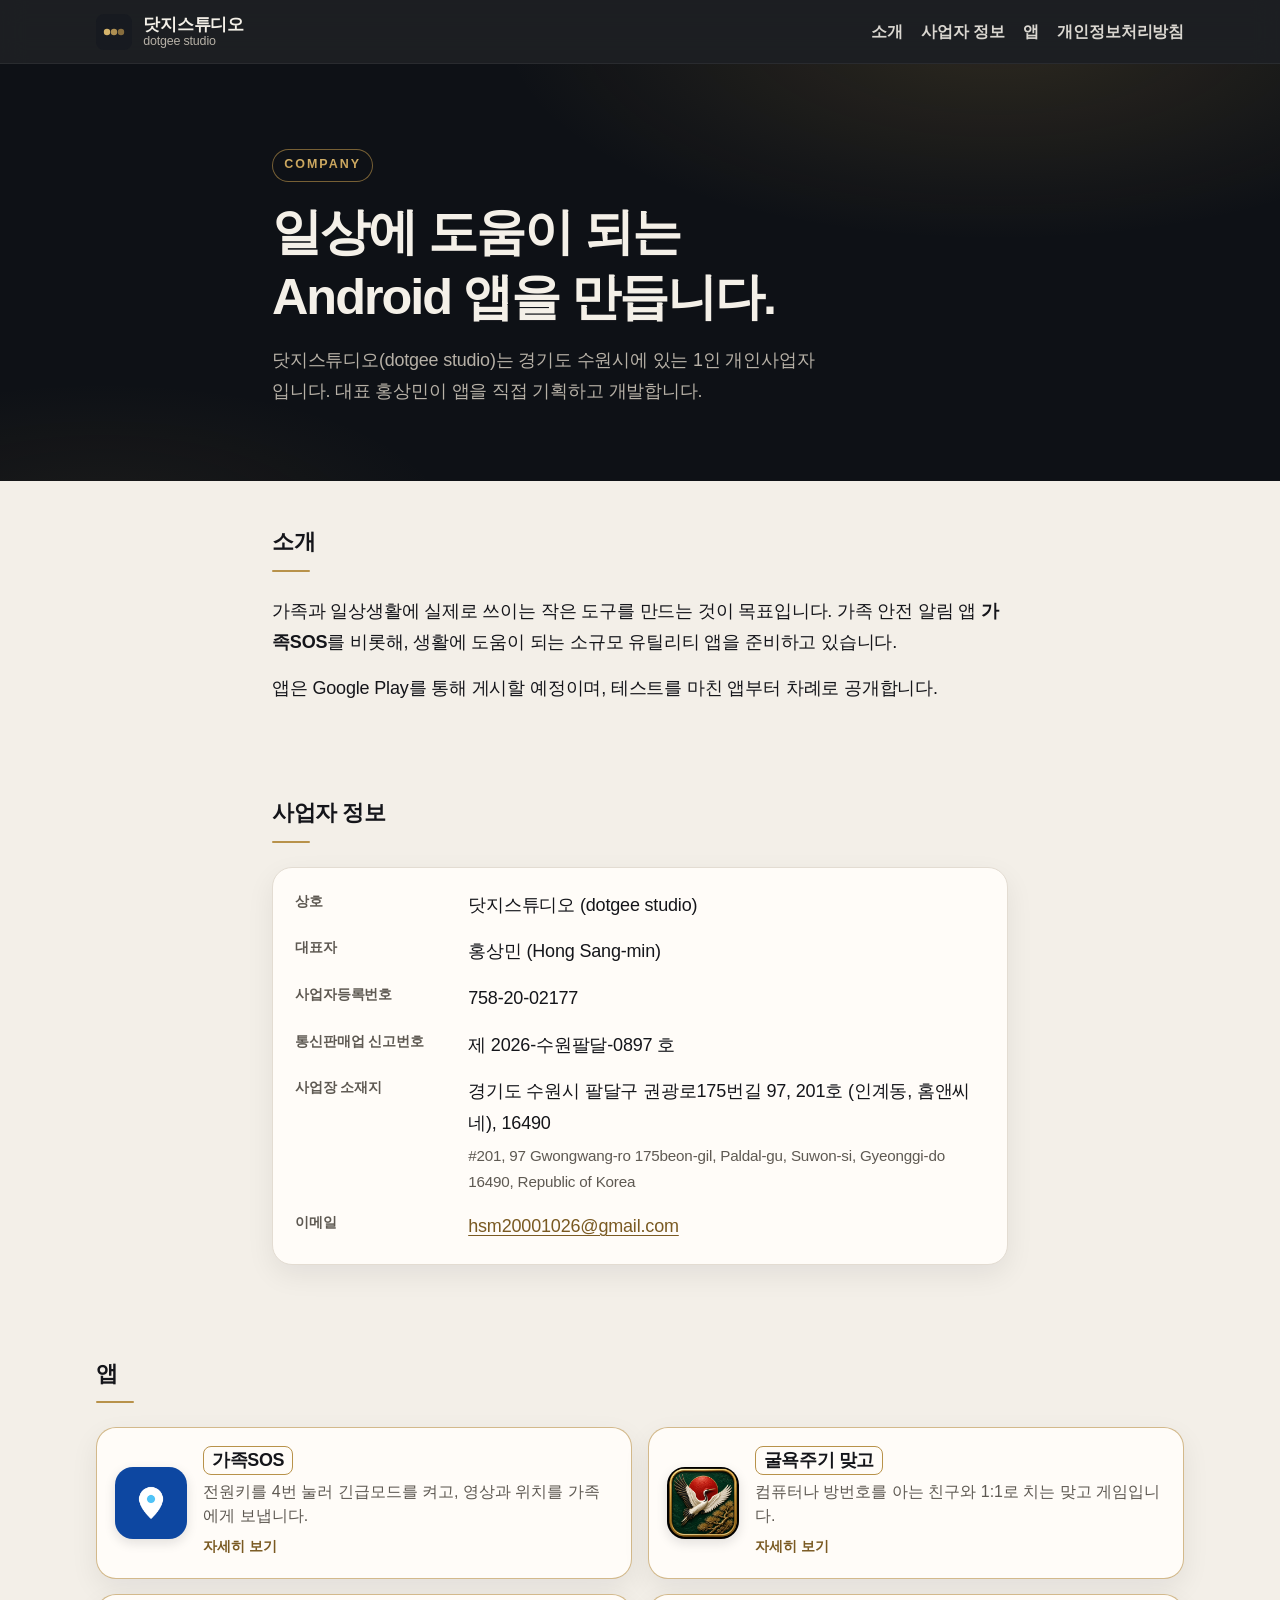
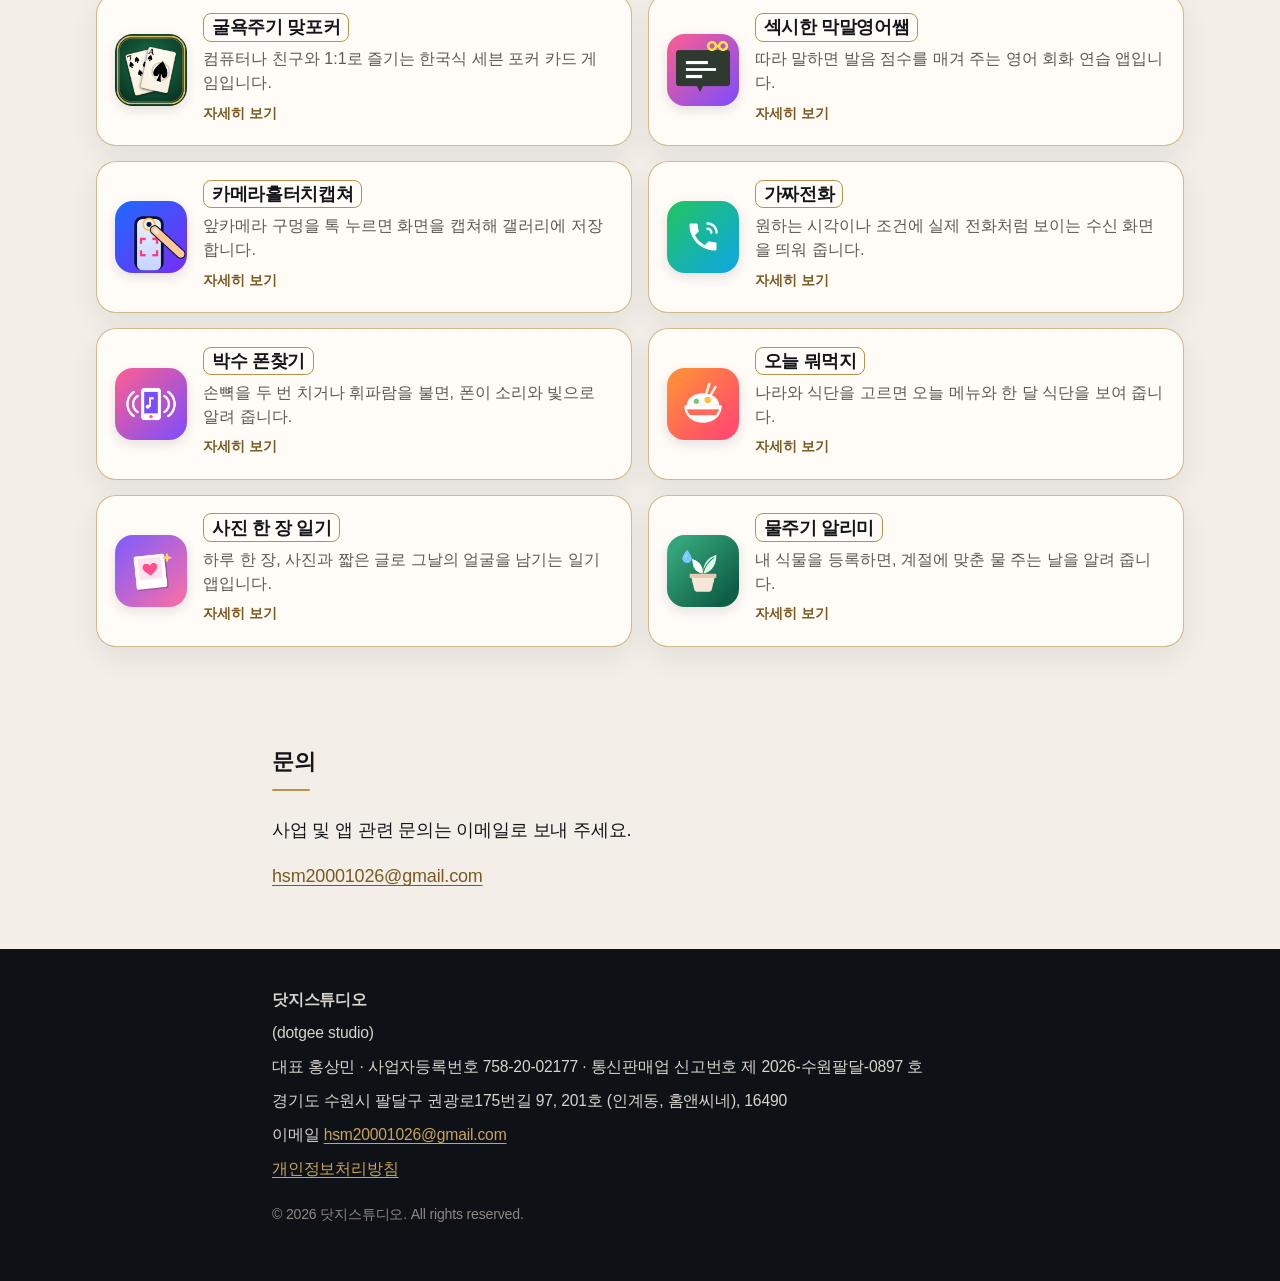
<file: index.html>
<!DOCTYPE html>
<html lang="ko">
<head>
  <meta name="google-site-verification" content="E3oftEJjbxlI-cM-gYUNBp8SrS2b4kQBMHenlm23hL4" />
  <meta charset="utf-8">
  <meta name="viewport" content="width=device-width, initial-scale=1">
  <title>닷지스튜디오 | dotgee studio</title>
  <meta name="description" content="닷지스튜디오(dotgee studio)는 가족 안전 알림 앱과 생활 유틸리티 앱을 만드는 1인 개인사업자입니다.">
  <meta name="author" content="닷지스튜디오">
  <link rel="icon" href="favicon.svg" type="image/svg+xml">
  <link rel="stylesheet" href="styles.css">
</head>
<body>
  <header class="site-header">
    <div class="wrap header-inner">
      <a class="brand" href="./">
        <svg class="mark" viewBox="0 0 36 36" aria-hidden="true" focusable="false">
          <rect width="36" height="36" rx="8" fill="#171A20"/>
          <circle cx="11" cy="18" r="3.2" fill="#D4B36A"/>
          <circle cx="18" cy="18" r="3.2" fill="#C9A45C" opacity=".85"/>
          <circle cx="25" cy="18" r="3.2" fill="#B8924A" opacity=".7"/>
        </svg>
        <span class="brand-name"><strong>닷지스튜디오</strong><span>dotgee studio</span></span>
      </a>
      <nav aria-label="바로가기">
        <a href="#about">소개</a>
        <a href="#business">사업자 정보</a>
        <a href="#apps">앱</a>
        <a href="privacy.html">개인정보처리방침</a>
      </nav>
    </div>
  </header>

  <main>
    <section class="hero">
      <div class="wrap">
        <p class="kicker">Company</p>
        <h1>일상에 도움이 되는<br>Android 앱을 만듭니다.</h1>
        <p class="lead">닷지스튜디오(dotgee studio)는 경기도 수원시에 있는 1인 개인사업자입니다. 대표 홍상민이 앱을 직접 기획하고 개발합니다.</p>
      </div>
    </section>

    <section id="about">
      <div class="wrap">
        <h2>소개</h2>
        <div class="prose">
          <p>가족과 일상생활에 실제로 쓰이는 작은 도구를 만드는 것이 목표입니다. 가족 안전 알림 앱 <strong>가족SOS</strong>를 비롯해, 생활에 도움이 되는 소규모 유틸리티 앱을 준비하고 있습니다.</p>
          <p>앱은 Google Play를 통해 게시할 예정이며, 테스트를 마친 앱부터 차례로 공개합니다.</p>
        </div>
      </div>
    </section>

    <section id="business">
      <div class="wrap">
        <h2>사업자 정보</h2>
        <div class="card">
          <dl class="info">
            <dt>상호</dt>
            <dd>닷지스튜디오 (dotgee studio)</dd>
            <dt>대표자</dt>
            <dd>홍상민 (Hong Sang-min)</dd>
            <dt>사업자등록번호</dt>
            <dd>758-20-02177</dd>
            <dt>통신판매업 신고번호</dt>
            <dd>제 2026-수원팔달-0897 호</dd>
            <dt>사업장 소재지</dt>
            <dd>
              경기도 수원시 팔달구 권광로175번길 97, 201호 (인계동, 홈앤씨네), 16490
              <span class="addr-en">#201, 97 Gwongwang-ro 175beon-gil, Paldal-gu, Suwon-si, Gyeonggi-do 16490, Republic of Korea</span>
            </dd>
            <dt>이메일</dt>
            <dd><a href="mailto:hsm20001026@gmail.com">hsm20001026@gmail.com</a></dd>
          </dl>
        </div>
      </div>
    </section>

    <section id="apps">
      <div class="wrap">
        <h2>앱</h2>
                <!--
          ===== 앱 추가 방법 (이 형식을 그대로 따라 주세요) =====
          1. 아래 템플릿을 복사해 </ul> 바로 앞에 붙입니다. 다른 앱 칸의 내용은 지우거나 바꾸지 마세요.
          2. id·data-app·dialog id·aria-controls는 같은 영문 소문자·숫자·하이픈 값으로 맞춥니다.
          3. 아이콘은 실제로 있는 앱 아이콘을 icons/{id}.png 로 넣고, 없으면 앱 이름 첫 글자가 들어간 색 원형 아이콘을 씁니다.
          4. .app-blurb(짧은 소개)는 실제로 있는 기능만, 기존 소개 문장을 한 줄로 줄여 씁니다. 새 기능을 지어내지 마세요.
          5. .app-detail 안에는 앱 이름, 소개, 주요 기능, 가격, 권한과 그 이유를 모두 적습니다(카드에는 짧은 소개만 보이고, 자세한 내용은 클릭 시 여기에 나타납니다).
          6. 종이접기는 홈페이지에 올리지 않습니다.

          템플릿:
          <li class="app-card">
            <button type="button" class="app-tile" data-app="example-id" aria-haspopup="dialog" aria-controls="example-id">
              <img class="app-icon" src="icons/example-id.png" width="80" height="80" alt="">
              <span class="app-tile-text">
                <span class="app-name">앱 이름</span>
                <span class="app-blurb">한 줄 짧은 소개</span>
              </span>
            </button>
            <dialog class="app-detail" id="example-id" aria-labelledby="example-id-title">
              <div class="app-detail-bar">
                <form method="dialog"><button type="submit" class="app-close" aria-label="닫기">닫기</button></form>
              </div>
              <div class="app-detail-head">
                <img class="app-icon" src="icons/example-id.png" width="72" height="72" alt="">
                <div>
                  <h3 id="example-id-title">앱 이름</h3>
                  <p class="app-meta">분류 · 패키지명 · 가격 · 광고 여부</p>
                </div>
              </div>
              <div class="app-detail-body">
                <p>소개 문단(기존 문장 그대로)</p>
                <p><strong>주요 기능:</strong> …</p>
                <p><strong>권한:</strong> …</p>
              </div>
            </dialog>
          </li>
        -->
        <ul class="app-grid">
          <li class="app-card">
            <button type="button" class="app-tile" data-app="familysos" aria-haspopup="dialog" aria-controls="familysos">
              <img class="app-icon" src="icons/familysos.png" width="80" height="80" alt="">
              <span class="app-tile-text">
                <span class="app-name">가족SOS</span>
                <span class="app-blurb">전원키를 4번 눌러 긴급모드를 켜고, 영상과 위치를 가족에게 보냅니다.</span>
                <span class="app-more">자세히 보기</span>
              </span>
            </button>
            <dialog class="app-detail" id="familysos" aria-labelledby="familysos-title">
              <div class="app-detail-bar">
                <form method="dialog"><button type="submit" class="app-close" aria-label="닫기">닫기</button></form>
              </div>
              <div class="app-detail-head">
                <img class="app-icon" src="icons/familysos.png" width="72" height="72" alt="">
                <div>
                  <h3 id="familysos-title">가족SOS</h3>
                  <p class="app-meta">개인 안전 앱 · com.dotgee.familysos · 9,900원 (구글 플레이 출시 준비 중) · 광고·인앱 결제 없음</p>
                </div>
              </div>
              <div class="app-detail-body">
                                <p>전원키를 4번 눌러 긴급모드를 켜고, 영상·소리를 녹화한 뒤 위치 지도 링크를 가족에게 문자로 보내는 개인 안전 앱입니다. 휴대폰을 꺼내 화면을 켜지 않아도 시작할 수 있습니다.</p>
                <p><strong>주요 기능:</strong> 전원키를 4번 누르면 긴급모드가 시작되고, 같은 방법으로 다시 4번 누르면 꺼집니다. 앱 버튼으로도 켜고 끌 수 있습니다. · 긴급모드가 켜지면 앞·뒤 카메라와 마이크로 영상·소리를 녹화합니다(기기가 동시 촬영을 지원하지 않으면 설정대로 녹화). · 미리 저장한 가족 연락처에게 이름·시각·위치 지도 링크가 담긴 긴급 문자를 보냅니다. 문자를 읽거나 받지 않으며, 주소록도 읽지 않습니다. 앱에 직접 입력한 번호로만 보냅니다. 일반 문자 요금이 붙을 수 있습니다. · 긴급모드 동안 약 30초마다 위치를 기록해, 문자를 받은 가족이 링크로 이동 경로를 볼 수 있습니다. 위치 기록은 7일 뒤 삭제되며, 위치는 긴급모드 동안에만 씁니다. · 녹화 중에는 알림과 「녹화 중지」 버튼이 항상 보입니다. · 구글 계정을 연결하면(선택) 녹화 파일을 내 구글 드라이브 폴더에 올리고, 가족에게 보기 링크를 보낼 수 있습니다.</p>
                <p><strong>권한:</strong> 문자 보내기(긴급모드를 켰을 때, 앱에 직접 저장한 가족 번호로 이름·시각·위치 지도 링크가 담긴 문자를 보냅니다. 문자를 읽거나 받지 않습니다. 허용하지 않으면 문자 앱에 내용을 미리 채워 여는 방식으로 대신합니다) · 위치(정확한 위치·대략적 위치. 긴급모드 동안에만 약 30초마다 위치를 기록해 가족의 지도 링크에 보여 줍니다. 기록은 7일 뒤 삭제됩니다. 백그라운드 위치 권한은 쓰지 않습니다) · 카메라(긴급모드에서 앞·뒤 카메라로 증거용 영상을 녹화합니다) · 마이크(영상과 함께 주변 소리를 녹음합니다) · 접근성 서비스(화면이 꺼진 상태에서도 전원키를 4번 누른 것(화면 켜짐·꺼짐)과, 진동 중 확인용 볼륨키 누름만 감지합니다. 화면 내용이나 입력 내용은 읽지 않고, 다른 앱을 조작하거나 설정을 바꾸지 않습니다) · 포그라운드 서비스(카메라·마이크·위치 유형. 화면이 꺼져 있어도 긴급 녹화·녹음·위치 기록을 이어 갑니다. 그동안 알림과 「녹화 중지」 버튼이 항상 보이며, 긴급모드를 끄면 바로 종료됩니다) · 전체 화면 알림(긴급모드에서 녹화를 위해 보이는 화면이 필요할 때, 잠금 화면 위에 녹화 상태와 「녹화 중지」 버튼을 띄웁니다. 화면이 꺼져 있을 때는 화면을 켜지 않습니다. 허용하지 않아도 긴급 녹화 알림은 표시되고 앱은 동작합니다) · 알림(긴급 녹화 중 상태 알림과 「녹화 중지」 버튼을 보여 줍니다) · 인터넷·네트워크 상태(위치 지도 링크를 만들고, 선택한 경우 녹화 파일을 내 구글 드라이브에 올리기 위해 씁니다) · 진동(전원키 입력 확인과 긴급모드가 켜지거나 꺼질 때 알려 줍니다) · 절전 해제(긴급모드 동안 녹화가 끊기지 않도록 기기가 잠들지 않게 합니다)</p>
                <p>자세한 개인정보 안내는 <a href="privacy.html#familysos">개인정보처리방침의 가족SOS 항목</a>을 봐 주세요.</p>
              </div>
            </dialog>
          </li>
          <li class="app-card">
            <button type="button" class="app-tile" data-app="matgo" aria-haspopup="dialog" aria-controls="matgo">
              <img class="app-icon" src="icons/matgo.png" width="80" height="80" alt="">
              <span class="app-tile-text">
                <span class="app-name">굴욕주기 맞고</span>
                <span class="app-blurb">컴퓨터나 방번호를 아는 친구와 1:1로 치는 맞고 게임입니다.</span>
                <span class="app-more">자세히 보기</span>
              </span>
            </button>
            <dialog class="app-detail" id="matgo" aria-labelledby="matgo-title">
              <div class="app-detail-bar">
                <form method="dialog"><button type="submit" class="app-close" aria-label="닫기">닫기</button></form>
              </div>
              <div class="app-detail-head">
                <img class="app-icon" src="icons/matgo.png" width="72" height="72" alt="">
                <div>
                  <h3 id="matgo-title">굴욕주기 맞고</h3>
                  <p class="app-meta">카드 게임 · com.smh.geumhakmatgo · 가격 미정 · 광고·인앱 결제 없음</p>
                </div>
              </div>
              <div class="app-detail-body">
                                <p>컴퓨터나 방번호를 아는 친구와 1:1로 치는 맞고 게임입니다. 점수는 게임 안에서만 쓰는 가짜 돈으로 정산하고(현금 구매·환전 없음), 진 친구에게는 굴욕 사진 벌칙을 줄 수 있어요.</p>
                <p><strong>주요 기능:</strong> 컴퓨터와 한 판 · 4자리 방번호로 아는 친구와 대전(모르는 사람 자동 매칭 없음) · 대전 중 채팅과 카메라 사진 보내기 · 친구와 주고받은 사진을 모아 보는 추억 앨범 · 원하지 않는 상대 차단 · 국진·멍따·고박·첫뻑 등 지역 규칙 선택 · 뻑·따닥·폭탄 효과와 화투 소리(무음일 때는 진동) · 게임 안 가짜 돈과 승패 기록</p>
                <p><strong>권한:</strong> 인터넷(친구 대전 연결) · 진동(무음·진동 모드일 때 소리 대신 알림) · 카메라(채팅에서 사진을 찍어 보낼 때만, 허용하지 않아도 게임 가능 · 사진첩 권한은 쓰지 않음)</p>
              </div>
            </dialog>
          </li>
          <li class="app-card">
            <button type="button" class="app-tile" data-app="matpoker" aria-haspopup="dialog" aria-controls="matpoker">
              <img class="app-icon" src="icons/matpoker.png" width="80" height="80" alt="">
              <span class="app-tile-text">
                <span class="app-name">굴욕주기 맞포커</span>
                <span class="app-blurb">컴퓨터나 친구와 1:1로 즐기는 한국식 세븐 포커 카드 게임입니다.</span>
                <span class="app-more">자세히 보기</span>
              </span>
            </button>
            <dialog class="app-detail" id="matpoker" aria-labelledby="matpoker-title">
              <div class="app-detail-bar">
                <form method="dialog"><button type="submit" class="app-close" aria-label="닫기">닫기</button></form>
              </div>
              <div class="app-detail-head">
                <img class="app-icon" src="icons/matpoker.png" width="72" height="72" alt="">
                <div>
                  <h3 id="matpoker-title">굴욕주기 맞포커</h3>
                  <p class="app-meta">카드 게임 · com.smh.youngsunpoker · 가격 미정 · 광고·인앱 결제 없음</p>
                </div>
              </div>
              <div class="app-detail-body">
                                <p>컴퓨터나 친구와 1:1로 즐기는 한국식 세븐 포커(7장) 카드 게임입니다. 큼직한 카드와 글씨, 판이 끝나면 친구에게 굴욕 사진 벌칙을 줄 수 있어요.</p>
                <p><strong>주요 기능:</strong> 컴퓨터와 한 판 · 4자리 방번호 또는 친구가 정한 이름으로 친구와 대전 · 대전 중 채팅과 카메라 사진 보내기 · 사진을 모아 보는 추억 앨범 · 친구별 승패 기록 · 판 끝에 이긴 족보 카드 강조 · 효과음(무음일 때는 진동) · 게임 속 머니는 현금 가치가 없으며 사거나 바꿀 수 없음</p>
                <p><strong>권한:</strong> 인터넷(친구 대전 연결, 새 버전 확인) · 앱 설치 요청(앱 안 자동 업데이트를 설치할 때) · 진동(무음·진동 모드일 때 소리 대신 알림) · 카메라(채팅에서 사진을 찍어 보낼 때만, 사진첩 권한은 쓰지 않음)</p>
              </div>
            </dialog>
          </li>
          <li class="app-card">
            <button type="button" class="app-tile" data-app="madenglish" aria-haspopup="dialog" aria-controls="madenglish">
              <img class="app-icon" src="icons/madenglish.png" width="80" height="80" alt="">
              <span class="app-tile-text">
                <span class="app-name">섹시한 막말영어쌤</span>
                <span class="app-blurb">따라 말하면 발음 점수를 매겨 주는 영어 회화 연습 앱입니다.</span>
                <span class="app-more">자세히 보기</span>
              </span>
            </button>
            <dialog class="app-detail" id="madenglish" aria-labelledby="madenglish-title">
              <div class="app-detail-bar">
                <form method="dialog"><button type="submit" class="app-close" aria-label="닫기">닫기</button></form>
              </div>
              <div class="app-detail-head">
                <img class="app-icon" src="icons/madenglish.png" width="72" height="72" alt="">
                <div>
                  <h3 id="madenglish-title">섹시한 막말영어쌤</h3>
                  <p class="app-meta">영어 회화 교육 · com.smh.madenglish · 일반 990원 / 빨간맛 모드 1,990원 · 만 18세 이상</p>
                </div>
              </div>
              <div class="app-detail-body">
                                <p>쌤이 읽어 주는 영어를 따라 말하면 음성인식으로 발음 점수를 매겨 주는 영어 회화 연습 앱입니다. 통과 점수를 넘어야 다음 문제로 넘어가고, 틀리면 쌤이 막말로 구박해요.</p>
                <p><strong>주요 기능:</strong> 초급·중급·고급·프로반(업무·의료·법률·IT·경제 용어가 섞인 긴 회화 문장) · 단어 다음에 그 단어가 들어간 문장 · 남자 쌤/여자 쌤 목소리로 들어보기 · 따라 말하기 발음 점수 · 한국어 뜻과 한글 발음 표시 · 한 판 10문제, 나온 문제는 한 바퀴 돌 때까지 다시 안 나옴 · 빨간맛 모드(기본 꺼짐, 앱 안 1회 구매 후 19세 이상 확인 후에만 켜짐: 슬랭·욕설·술자리·연애 영어와 사용 주의 표시)</p>
                <p><strong>일반과 빨간맛 모드:</strong> 일반(990원)은 초급·중급·고급·프로반을 모두 쓸 수 있어요. 빨간맛 모드(합계 1,990원)는 앱 안에서 1,000원을 한 번만 결제하면 열려요(만 19세 이상 확인 후). 구독이 아니며, 한 번 구매하면 추가 결제 없이 평생 사용! 매달 1일 새 문장·새 대사로 업데이트돼요. 같은 구글 계정이면 ‘구매 복원’으로 다시 열려요. 설정 화면에 회사의 다른 앱을 소개하는 작은 카드가 있을 수 있어요(외부 광고 SDK·알림 광고 없음. 지금은 소개할 앱이 없어 카드가 안 보여요).</p>
                <p><strong>권한:</strong> 마이크(따라 말하기를 누른 뒤 말하는 동안만 듣고 기기의 음성인식 서비스로 넘겨 글자로 바꿈 · 녹음 파일 저장·인터넷 전송 없음). 인터넷(Google Play 결제용). 개인정보 수집 없음</p>
              </div>
            </dialog>
          </li>
          <li class="app-card">
            <button type="button" class="app-tile" data-app="camerahole-touch-capture" aria-haspopup="dialog" aria-controls="camerahole-touch-capture">
              <img class="app-icon" src="icons/camerahole-touch-capture.png" width="80" height="80" alt="">
              <span class="app-tile-text">
                <span class="app-name">카메라홀터치캡쳐</span>
                <span class="app-blurb">앞카메라 구멍을 톡 누르면 화면을 캡쳐해 갤러리에 저장합니다.</span>
                <span class="app-more">자세히 보기</span>
              </span>
            </button>
            <dialog class="app-detail" id="camerahole-touch-capture" aria-labelledby="camerahole-touch-capture-title">
              <div class="app-detail-bar">
                <form method="dialog"><button type="submit" class="app-close" aria-label="닫기">닫기</button></form>
              </div>
              <div class="app-detail-head">
                <img class="app-icon" src="icons/camerahole-touch-capture.png" width="72" height="72" alt="">
                <div>
                  <h3 id="camerahole-touch-capture-title">카메라홀터치캡쳐</h3>
                  <p class="app-meta">화면 캡쳐 · com.threefingercapture · 무료 · Google Play 출시 준비 중</p>
                </div>
              </div>
              <div class="app-detail-body">
                                <p>앞카메라 구멍을 톡 누르면 지금 보이는 화면을 캡쳐해 갤러리에 저장하는 Android 앱입니다. 인터넷 없이 이 휴대폰 안에서만 동작합니다.</p>
                <p><strong>주요 기능:</strong> 앞카메라 구멍 자리에만 보이지 않는 터치 영역을 두고 그 자리를 누르면 화면 캡쳐 · 사진을 두 손가락으로 확대한 채 세 번째 손가락으로 구멍을 눌러도 됨 · 주변 자동으로 자르기(사진 둘레의 빈 곳을 잘라 저장, 켜고 끌 수 있으며 기본은 켜짐) · 저장되면 짧게 한 번 강하게 진동 · 캡쳐됨 알림이 알림창에 하나만 남고 ‘사진 보기’로 방금 저장한 사진을 열 수 있음 · 인터넷 없이 사용</p>
                <p><strong>권한:</strong> 접근성 서비스(카메라 구멍 터치 감지와 그 순간 화면 캡쳐에만 사용, 어떤 정보도 모으거나 보내지 않음) · 진동(저장되었음을 짧게 알림) · 알림(캡쳐됨 알림과 ‘사진 보기’)</p>
              </div>
            </dialog>
          </li>
          <li class="app-card">
            <button type="button" class="app-tile" data-app="gajjacall" aria-haspopup="dialog" aria-controls="gajjacall">
              <img class="app-icon" src="icons/gajjacall.png" width="80" height="80" alt="">
              <span class="app-tile-text">
                <span class="app-name">가짜전화</span>
                <span class="app-blurb">원하는 시각이나 조건에 실제 전화처럼 보이는 수신 화면을 띄워 줍니다.</span>
                <span class="app-more">자세히 보기</span>
              </span>
            </button>
            <dialog class="app-detail" id="gajjacall" aria-labelledby="gajjacall-title">
              <div class="app-detail-bar">
                <form method="dialog"><button type="submit" class="app-close" aria-label="닫기">닫기</button></form>
              </div>
              <div class="app-detail-head">
                <img class="app-icon" src="icons/gajjacall.png" width="72" height="72" alt="">
                <div>
                  <h3 id="gajjacall-title">가짜전화</h3>
                  <p class="app-meta">유틸리티 · com.smh.gajjacall · 출시 예정 · 무료(하단 배너 광고) · 라이트 990원(광고 적음) · 평생 5000원(광고 없음)</p>
                </div>
              </div>
              <div class="app-detail-body">
                                <p>원하는 시각이나 조건에 실제 전화처럼 보이는 수신 화면을 띄워 주는 앱입니다. 쓰는 폰의 제조사에 맞춰 갤럭시·픽셀·샤오미·LG 모양으로 보여 줍니다.</p>
                <p><strong>주요 기능:</strong> 제조사에 맞춘 수신 화면(갤럭시 One UI·픽셀·샤오미·LG) · 시각 예약과 앱 안 1·5·10분 버튼 · 홈 화면 위젯·빠른 설정 타일 · 사용자가 직접 켜는 발동 조건(흔들기, 전원 버튼 세 번, 뒷면 톡톡, 이어폰·측면 버튼, 뒤집기, 근접 센서, 갤럭시 워치, 문자 키워드, 장소 도착, 충전기, 이어폰 연결, 와이파이·블루투스 변화, 잠금 해제 후, 손뼉 두 번, 안 받으면 다시 울리기, 빅스비로 앱 열기) · 밀어서 받기·거절 · 통화 중 타이머와 동작하는 버튼(녹음·보류·블루투스·스피커·음소거·키패드) · 미리 녹음한 목소리를 수화부로 재생 · 귀에 대면 화면이 꺼짐 · 30초 안 받으면 부재중 처리 · 음량 버튼으로 벨소리만 끔 · 배경 사진은 시스템 사진 선택 창만 사용(사진 권한 없음) · 폰의 소리 모드만 읽고 음량·벨소리 설정은 바꾸지 않음 · 잠금 화면과 다른 앱 위에도 전체 화면으로 표시</p>
                <p><strong>권한:</strong> 인터넷(앱 업데이트 확인) · 앱 설치 요청(앱 업데이트를 설치할 때) · 알림(가짜 전화가 울릴 때) · 전체 화면 알림(잠금 화면 위에 수신 화면) · 다른 앱 위에 표시(다른 앱을 쓰는 중에도 수신 화면) · 정확한 알람(예약한 시각에 울리기) · 진동(벨소리 모드가 소리 또는 진동일 때) · 대기 상태 유지(화면 켜기, 귀에 대면 화면 끄기) · 부팅 완료 수신(재부팅 후에도 예약·발동 조건 유지) · 포그라운드 서비스(사용자가 켠 발동 조건을 화면이 꺼져 있어도 감지) · 마이크(목소리 녹음, 손뼉 두 번 조건을 켠 경우) · 오디오 설정 변경(통화 중 수화부·스피커로 소리 길을 바꿈. 음량·벨소리 모드는 바꾸지 않음) · 네트워크 상태(와이파이 연결 변화를 발동 조건으로 쓸 때) · 문자 수신(정한 글자가 든 문자가 오면 울리기, 이 조건을 켤 때만) · 위치(특정 장소 도착 조건을 켤 때만, 백그라운드 위치 포함) · 블루투스(이어폰 연결·블루투스 변화 조건, 통화 중 블루투스로 듣기)</p>
              </div>
            </dialog>
          </li>
          <li class="app-card">
            <button type="button" class="app-tile" data-app="clapfind" aria-haspopup="dialog" aria-controls="clapfind">
              <img class="app-icon" src="icons/clapfind.png" width="80" height="80" alt="">
              <span class="app-tile-text">
                <span class="app-name">박수 폰찾기</span>
                <span class="app-blurb">손뼉을 두 번 치거나 휘파람을 불면, 폰이 소리와 빛으로 알려 줍니다.</span>
                <span class="app-more">자세히 보기</span>
              </span>
            </button>
            <dialog class="app-detail" id="clapfind" aria-labelledby="clapfind-title">
              <div class="app-detail-bar">
                <form method="dialog"><button type="submit" class="app-close" aria-label="닫기">닫기</button></form>
              </div>
              <div class="app-detail-head">
                <img class="app-icon" src="icons/clapfind.png" width="72" height="72" alt="">
                <div>
                  <h3 id="clapfind-title">박수 폰찾기</h3>
                  <p class="app-meta">생활 도구 · com.smh.clapfind · 가격 990원(한 번만) · 광고·인앱 결제 없음</p>
                </div>
              </div>
              <div class="app-detail-body">
                                <p>손뼉을 ‘짝짝’ 두 번 치거나 휘파람을 길게 불면, 어디에 뒀는지 모를 폰이 알람 소리와 화면·손전등으로 여기 있다고 알려 줍니다.</p>
                <p><strong>주요 기능:</strong> 박수 두 번 또는 긴 휘파람으로 찾기 · 무음·진동 모드여도 알람 소리로 울림(음량은 폰의 알람 음량 그대로) · 화면을 켜고 손전등이 깜빡임 · 잠긴 화면에도 전체 화면으로 ‘여기 있어요!’ 알림 · 켜 두면 화면이 꺼져 있어도 계속 듣기</p>
                <p><strong>권한:</strong> 인터넷(새 버전 확인) · 앱 설치 요청(앱 안 자동 업데이트를 설치할 때) · 마이크(박수·휘파람 소리를 폰 안에서만 듣고, 녹음하거나 보내지는 않음) · 포그라운드 서비스·마이크 포그라운드 서비스(꺼진 화면에서도 계속 듣기) · 알림(듣기 상태 표시, 찾았을 때 알림, 새 버전 소식) · 전체 화면 알림(잠긴 화면에 크게 띄울 때) · 배터리 최적화 제외(꺼진 화면에서도 듣기가 끊기지 않게)</p>
              </div>
            </dialog>
          </li>
          <li class="app-card">
            <button type="button" class="app-tile" data-app="todaymenu" aria-haspopup="dialog" aria-controls="todaymenu">
              <img class="app-icon" src="icons/todaymenu.png" width="80" height="80" alt="">
              <span class="app-tile-text">
                <span class="app-name">오늘 뭐먹지</span>
                <span class="app-blurb">나라와 식단을 고르면 오늘 메뉴와 한 달 식단을 보여 줍니다.</span>
                <span class="app-more">자세히 보기</span>
              </span>
            </button>
            <dialog class="app-detail" id="todaymenu" aria-labelledby="todaymenu-title">
              <div class="app-detail-bar">
                <form method="dialog"><button type="submit" class="app-close" aria-label="닫기">닫기</button></form>
              </div>
              <div class="app-detail-head">
                <img class="app-icon" src="icons/todaymenu.png" width="72" height="72" alt="">
                <div>
                  <h3 id="todaymenu-title">오늘 뭐먹지</h3>
                  <p class="app-meta">생활 도구 · com.smh.todaymenu · 가격 990원(한 번만) · 광고·인앱 결제 없음</p>
                </div>
              </div>
              <div class="app-detail-body">
                                <p>나라와 식단 종류를 고르면 오늘 아침·점심·저녁 메뉴와 대략 칼로리를 보여 주고, 한 달 식단도 달력으로 살펴볼 수 있는 앱입니다.</p>
                <p><strong>주요 기능:</strong> 아침·점심·저녁 메뉴와 대략 칼로리 · 일반식·다이어트식·고칼로리식, 또는 끼니마다 다른 복합 식단 · 16개 나라 요리(폰 언어로 자동, 직접 바꿀 수도 있음) · 한 달 식단 달력 · 요리 사진과 사진 출처</p>
                <p><strong>권한:</strong> 인터넷(새 버전 확인) · 앱 설치 요청(앱 안 자동 업데이트를 설치할 때) · 알림(새 버전 소식)</p>
              </div>
            </dialog>
          </li>
          <li class="app-card">
            <button type="button" class="app-tile" data-app="photodiary" aria-haspopup="dialog" aria-controls="photodiary">
              <img class="app-icon" src="icons/photodiary.png" width="80" height="80" alt="">
              <span class="app-tile-text">
                <span class="app-name">사진 한 장 일기</span>
                <span class="app-blurb">하루 한 장, 사진과 짧은 글로 그날의 얼굴을 남기는 일기 앱입니다.</span>
                <span class="app-more">자세히 보기</span>
              </span>
            </button>
            <dialog class="app-detail" id="photodiary" aria-labelledby="photodiary-title">
              <div class="app-detail-bar">
                <form method="dialog"><button type="submit" class="app-close" aria-label="닫기">닫기</button></form>
              </div>
              <div class="app-detail-head">
                <img class="app-icon" src="icons/photodiary.png" width="72" height="72" alt="">
                <div>
                  <h3 id="photodiary-title">사진 한 장 일기</h3>
                  <p class="app-meta">일기 · com.smh.photodiary · 가격 990원(한 번만) · 광고·인앱 결제 없음</p>
                </div>
              </div>
              <div class="app-detail-body">
                                <p>하루 한 장, 사진과 짧은 글로 그날의 얼굴을 남기는 일기 앱입니다. 사진과 글은 이 앱 안에만 저장되고, 갤러리로 나가지 않아요.</p>
                <p><strong>주요 기능:</strong> 앱 안 카메라로 사진 찍기(갤러리·사진첩 권한 없음) · 글·스티커·줄 노트/모눈/크라프트 종이로 페이지 꾸미기 · 달력으로 지난 날 보기 · 저녁 무렵 ‘오늘 사진 찍으셨어요?’ 알림(이미 찍은 날은 보내지 않음) · 3개월·1년마다 그동안의 페이지를 가로 영상으로 자동 제작하고 공유</p>
                <p><strong>권한:</strong> 카메라(앱 안에서 사진을 찍을 때만, 사진첩 권한은 쓰지 않음) · 알림(하루 한 번 알림, 영상 완성 알림, 새 버전 소식) · 인터넷(새 버전 확인) · 부팅 완료 수신(폰을 다시 켠 뒤에도 알림을 이어서 받기 위해) · 앱 설치 요청(앱 안 자동 업데이트를 설치할 때)</p>
              </div>
            </dialog>
          </li>
          <li class="app-card">
            <button type="button" class="app-tile" data-app="plantwater" aria-haspopup="dialog" aria-controls="plantwater">
              <img class="app-icon" src="icons/plantwater.png" width="80" height="80" alt="">
              <span class="app-tile-text">
                <span class="app-name">물주기 알리미</span>
                <span class="app-blurb">내 식물을 등록하면, 계절에 맞춘 물 주는 날을 알려 줍니다.</span>
                <span class="app-more">자세히 보기</span>
              </span>
            </button>
            <dialog class="app-detail" id="plantwater" aria-labelledby="plantwater-title">
              <div class="app-detail-bar">
                <form method="dialog"><button type="submit" class="app-close" aria-label="닫기">닫기</button></form>
              </div>
              <div class="app-detail-head">
                <img class="app-icon" src="icons/plantwater.png" width="72" height="72" alt="">
                <div>
                  <h3 id="plantwater-title">물주기 알리미</h3>
                  <p class="app-meta">생활 도구 · com.smh.plantwater · 가격 990원(한 번만) · 광고·인앱 결제 없음</p>
                </div>
              </div>
              <div class="app-detail-body">
                                <p>사진을 찍거나 이름으로 찾아 내 식물을 등록하면, 계절에 맞춘 물 주는 날을 알려 주는 앱입니다. 식물 알아보기는 폰 안에서만 계산합니다.</p>
                <p><strong>주요 기능:</strong> 사진으로 식물 이름 찾기(폰 안에서만 계산) · 이름으로 찾아 등록 · 계절에 맞춘 물 주는 날 알림 · 물 주는 방법·햇빛·주의할 점 안내 · 자라는 모습 사진첩 · 오늘 물 줄 식물을 보여 주는 홈 화면 위젯</p>
                <p><strong>권한:</strong> 인터넷(새 버전 확인) · 앱 설치 요청(앱 안 자동 업데이트를 설치할 때) · 알림(물 주는 날 알림과 새 버전 소식) · 카메라(식물 사진과 자라는 모습 사진을 찍을 때, 사진첩 권한은 쓰지 않음) · 부팅 완료 수신(폰을 다시 켠 뒤에도 물 주는 날 알림을 이어서 받기 위해)</p>
              </div>
            </dialog>
          </li>
        </ul>
      </div>
    </section>

    <section id="contact">
      <div class="wrap">
        <h2>문의</h2>
        <div class="prose">
          <p>사업 및 앱 관련 문의는 이메일로 보내 주세요.</p>
          <p><a href="mailto:hsm20001026@gmail.com">hsm20001026@gmail.com</a></p>
        </div>
      </div>
    </section>
  </main>

  <footer class="site-footer">
    <div class="wrap">
      <strong>닷지스튜디오</strong> (dotgee studio)
      <span>대표 홍상민 · 사업자등록번호 758-20-02177 · 통신판매업 신고번호 제 2026-수원팔달-0897 호</span>
      <span>경기도 수원시 팔달구 권광로175번길 97, 201호 (인계동, 홈앤씨네), 16490</span>
      <span>이메일 <a href="mailto:hsm20001026@gmail.com">hsm20001026@gmail.com</a></span>
      <span><a href="privacy.html">개인정보처리방침</a></span>
      <p class="copy">© 2026 닷지스튜디오. All rights reserved.</p>
    </div>
  </footer>
  <script>
    (function () {
      var tiles = document.querySelectorAll(".app-tile");
      function openApp(id) {
        var dlg = document.getElementById(id);
        if (dlg && typeof dlg.showModal === "function" && !dlg.open) dlg.showModal();
      }
      tiles.forEach(function (btn) {
        btn.addEventListener("click", function () {
          var id = btn.getAttribute("data-app");
          openApp(id);
          if (id && history.replaceState) history.replaceState(null, "", "#" + id);
        });
      });
      document.querySelectorAll("dialog.app-detail").forEach(function (dlg) {
        dlg.addEventListener("click", function (e) {
          if (e.target === dlg) dlg.close();
        });
        dlg.addEventListener("close", function () {
          if (location.hash === "#" + dlg.id && history.replaceState) {
            history.replaceState(null, "", location.pathname + location.search);
          }
        });
      });
      if (location.hash) {
        var id = location.hash.slice(1);
        if (document.getElementById(id)) openApp(id);
      }
    })();
  </script>
</body>
</html>
</file>
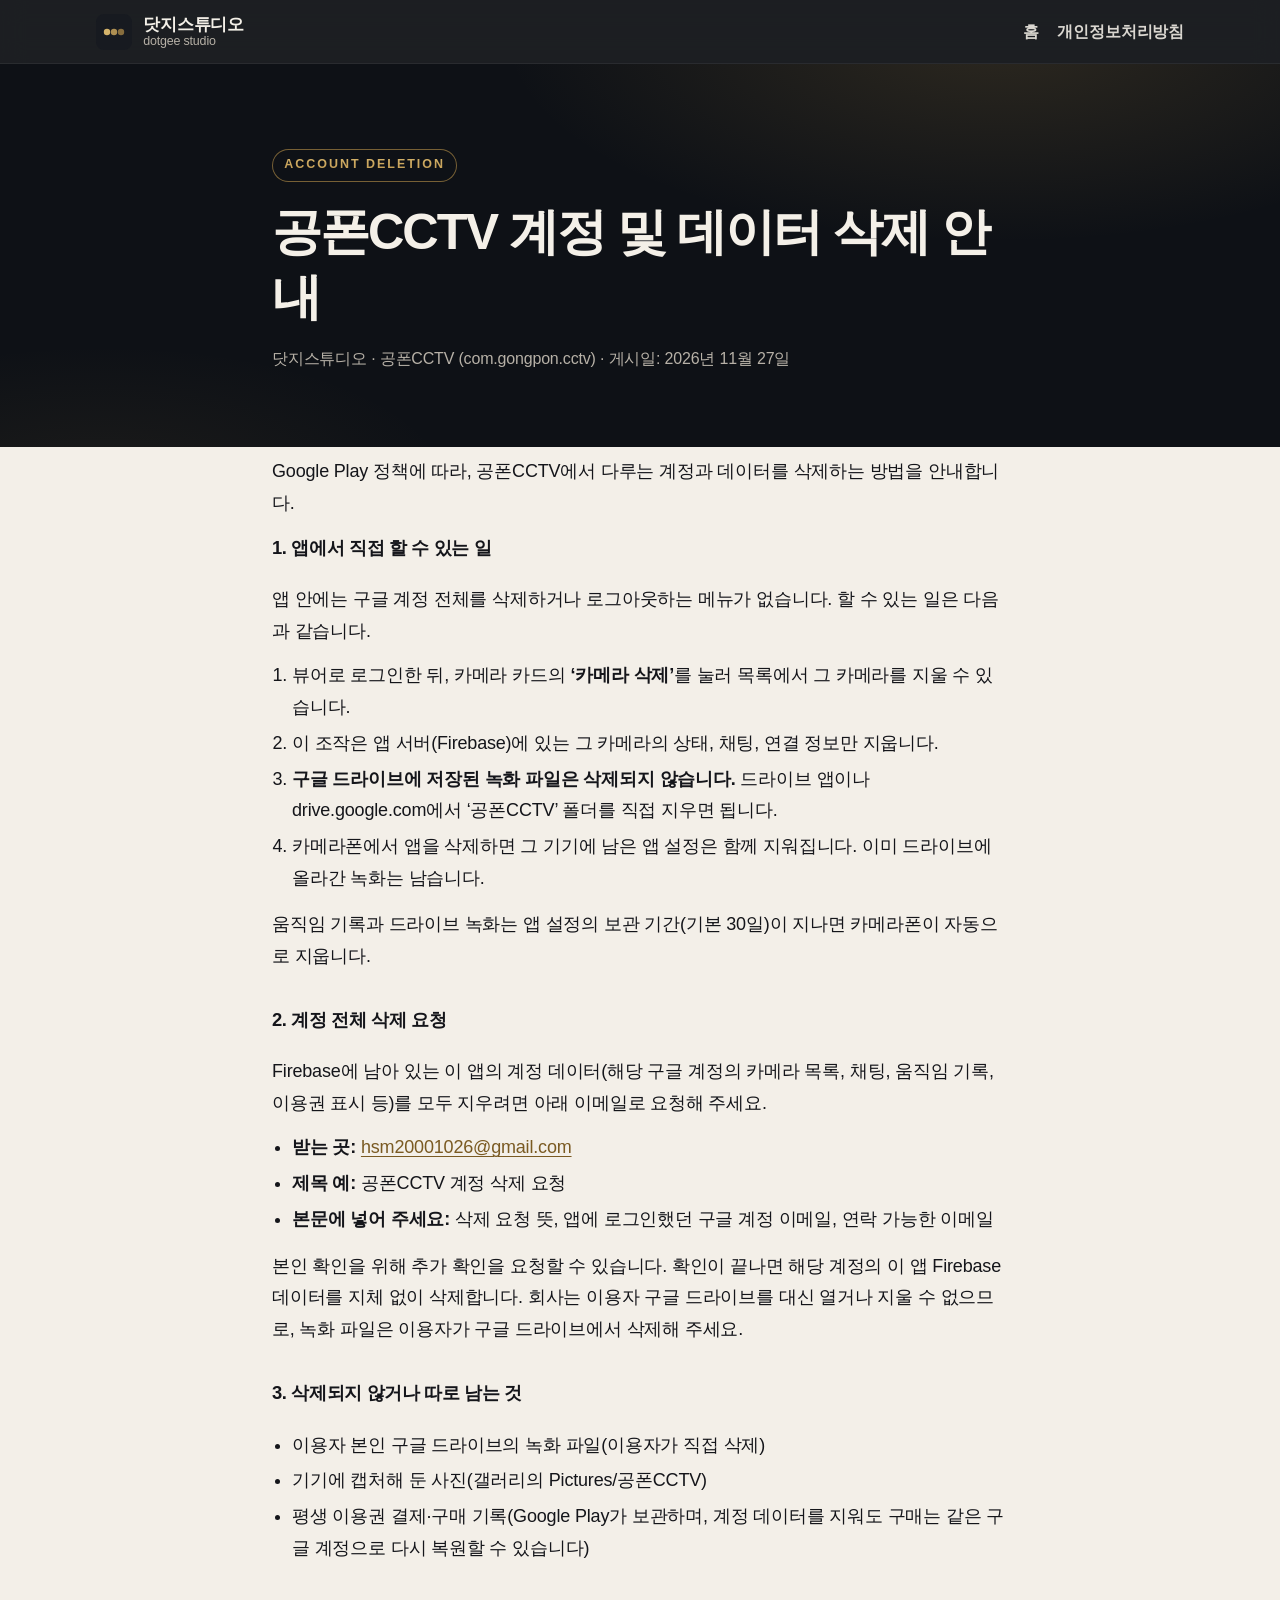
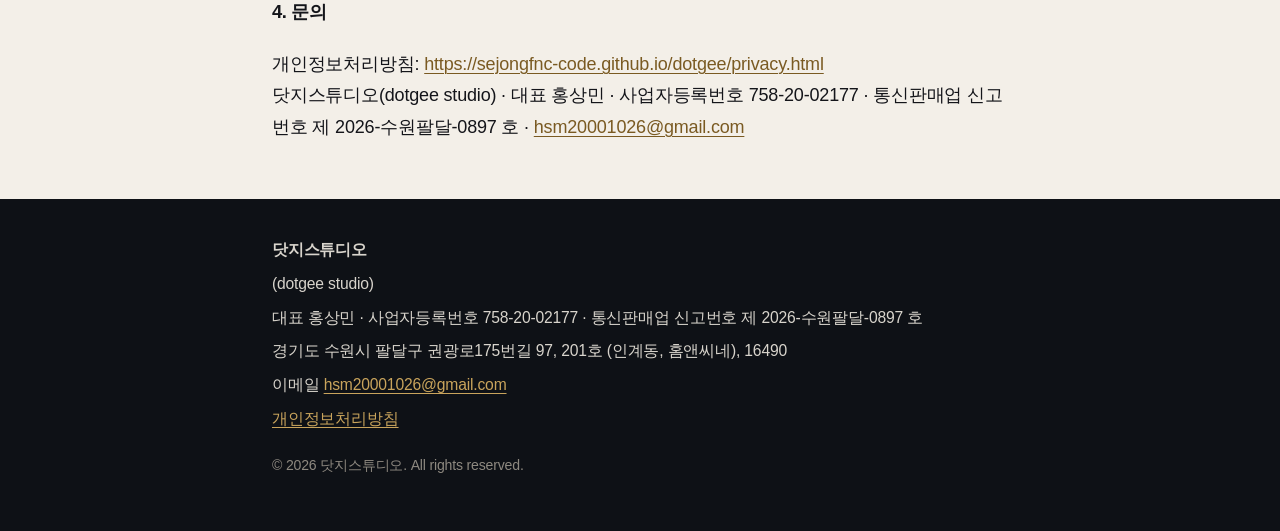
<file: cctv-delete.html>
<!DOCTYPE html>
<html lang="ko">
<head>
  <meta charset="utf-8">
  <meta name="viewport" content="width=device-width, initial-scale=1">
  <title>공폰CCTV 계정·데이터 삭제 안내 | 닷지스튜디오</title>
  <meta name="description" content="공폰CCTV 계정 및 데이터 삭제 방법">
  <link rel="icon" href="favicon.svg" type="image/svg+xml">
  <link rel="stylesheet" href="styles.css">
</head>
<body>
  <header class="site-header">
    <div class="wrap header-inner">
      <a class="brand" href="./">
        <svg class="mark" viewBox="0 0 36 36" aria-hidden="true" focusable="false">
          <rect width="36" height="36" rx="8" fill="#171A20"/>
          <circle cx="11" cy="18" r="3.2" fill="#D4B36A"/>
          <circle cx="18" cy="18" r="3.2" fill="#C9A45C" opacity=".85"/>
          <circle cx="25" cy="18" r="3.2" fill="#B8924A" opacity=".7"/>
        </svg>
        <span class="brand-name"><strong>닷지스튜디오</strong><span>dotgee studio</span></span>
      </a>
      <nav aria-label="바로가기">
        <a href="./">홈</a>
        <a href="privacy.html">개인정보처리방침</a>
      </nav>
    </div>
  </header>

  <main>
    <section class="hero">
      <div class="wrap">
        <p class="kicker">Account deletion</p>
        <h1>공폰CCTV 계정 및 데이터 삭제 안내</h1>
        <p class="updated">닷지스튜디오 · 공폰CCTV (com.gongpon.cctv) · 게시일: 2026년 11월 27일</p>
      </div>
    </section>

    <section>
      <div class="wrap policy prose">
        <p>Google Play 정책에 따라, 공폰CCTV에서 다루는 계정과 데이터를 삭제하는 방법을 안내합니다.</p>

        <h2>1. 앱에서 직접 할 수 있는 일</h2>
        <p>앱 안에는 구글 계정 전체를 삭제하거나 로그아웃하는 메뉴가 없습니다. 할 수 있는 일은 다음과 같습니다.</p>
        <ol>
          <li>뷰어로 로그인한 뒤, 카메라 카드의 <strong>‘카메라 삭제’</strong>를 눌러 목록에서 그 카메라를 지울 수 있습니다.</li>
          <li>이 조작은 앱 서버(Firebase)에 있는 그 카메라의 상태, 채팅, 연결 정보만 지웁니다.</li>
          <li><strong>구글 드라이브에 저장된 녹화 파일은 삭제되지 않습니다.</strong> 드라이브 앱이나 drive.google.com에서 ‘공폰CCTV’ 폴더를 직접 지우면 됩니다.</li>
          <li>카메라폰에서 앱을 삭제하면 그 기기에 남은 앱 설정은 함께 지워집니다. 이미 드라이브에 올라간 녹화는 남습니다.</li>
        </ol>
        <p>움직임 기록과 드라이브 녹화는 앱 설정의 보관 기간(기본 30일)이 지나면 카메라폰이 자동으로 지웁니다.</p>

        <h2>2. 계정 전체 삭제 요청</h2>
        <p>Firebase에 남아 있는 이 앱의 계정 데이터(해당 구글 계정의 카메라 목록, 채팅, 움직임 기록, 이용권 표시 등)를 모두 지우려면 아래 이메일로 요청해 주세요.</p>
        <ul>
          <li><strong>받는 곳:</strong> <a href="mailto:hsm20001026@gmail.com?subject=%EA%B3%B5%ED%8F%B0CCTV%20%EA%B3%84%EC%A0%95%20%EC%82%AD%EC%A0%9C%20%EC%9A%94%EC%B2%AD">hsm20001026@gmail.com</a></li>
          <li><strong>제목 예:</strong> 공폰CCTV 계정 삭제 요청</li>
          <li><strong>본문에 넣어 주세요:</strong> 삭제 요청 뜻, 앱에 로그인했던 구글 계정 이메일, 연락 가능한 이메일</li>
        </ul>
        <p>본인 확인을 위해 추가 확인을 요청할 수 있습니다. 확인이 끝나면 해당 계정의 이 앱 Firebase 데이터를 지체 없이 삭제합니다. 회사는 이용자 구글 드라이브를 대신 열거나 지울 수 없으므로, 녹화 파일은 이용자가 구글 드라이브에서 삭제해 주세요.</p>

        <h2>3. 삭제되지 않거나 따로 남는 것</h2>
        <ul>
          <li>이용자 본인 구글 드라이브의 녹화 파일(이용자가 직접 삭제)</li>
          <li>기기에 캡처해 둔 사진(갤러리의 Pictures/공폰CCTV)</li>
          <li>평생 이용권 결제·구매 기록(Google Play가 보관하며, 계정 데이터를 지워도 구매는 같은 구글 계정으로 다시 복원할 수 있습니다)</li>
        </ul>

        <h2>4. 문의</h2>
        <p>개인정보처리방침: <a href="privacy.html#gongphone-cctv">https://sejongfnc-code.github.io/dotgee/privacy.html</a><br>
        닷지스튜디오(dotgee studio) · 대표 홍상민 · 사업자등록번호 758-20-02177 · 통신판매업 신고번호 제 2026-수원팔달-0897 호 · <a href="mailto:hsm20001026@gmail.com">hsm20001026@gmail.com</a></p>
      </div>
    </section>
  </main>

  <footer class="site-footer">
    <div class="wrap">
      <strong>닷지스튜디오</strong> (dotgee studio)
      <span>대표 홍상민 · 사업자등록번호 758-20-02177 · 통신판매업 신고번호 제 2026-수원팔달-0897 호</span>
      <span>경기도 수원시 팔달구 권광로175번길 97, 201호 (인계동, 홈앤씨네), 16490</span>
      <span>이메일 <a href="mailto:hsm20001026@gmail.com">hsm20001026@gmail.com</a></span>
      <span><a href="privacy.html">개인정보처리방침</a></span>
      <p class="copy">© 2026 닷지스튜디오. All rights reserved.</p>
    </div>
  </footer>
</body>
</html>
</file>
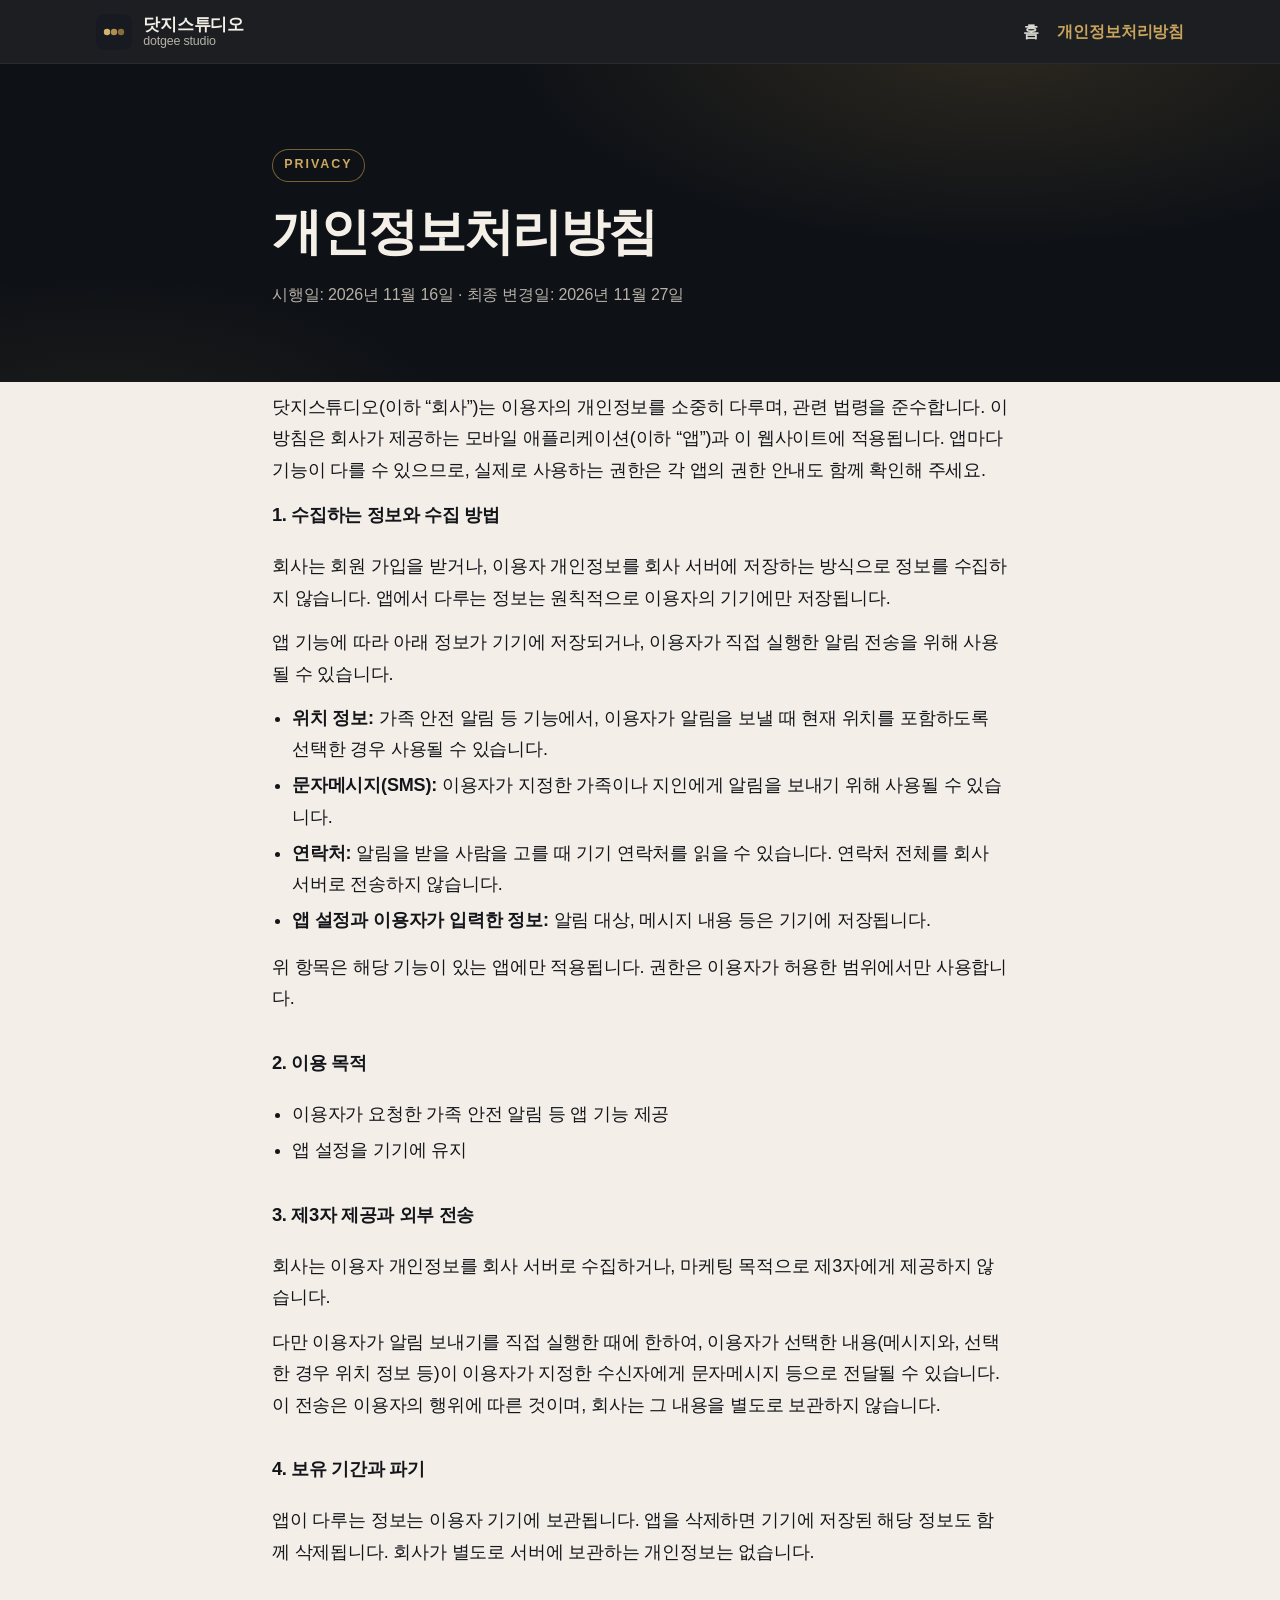
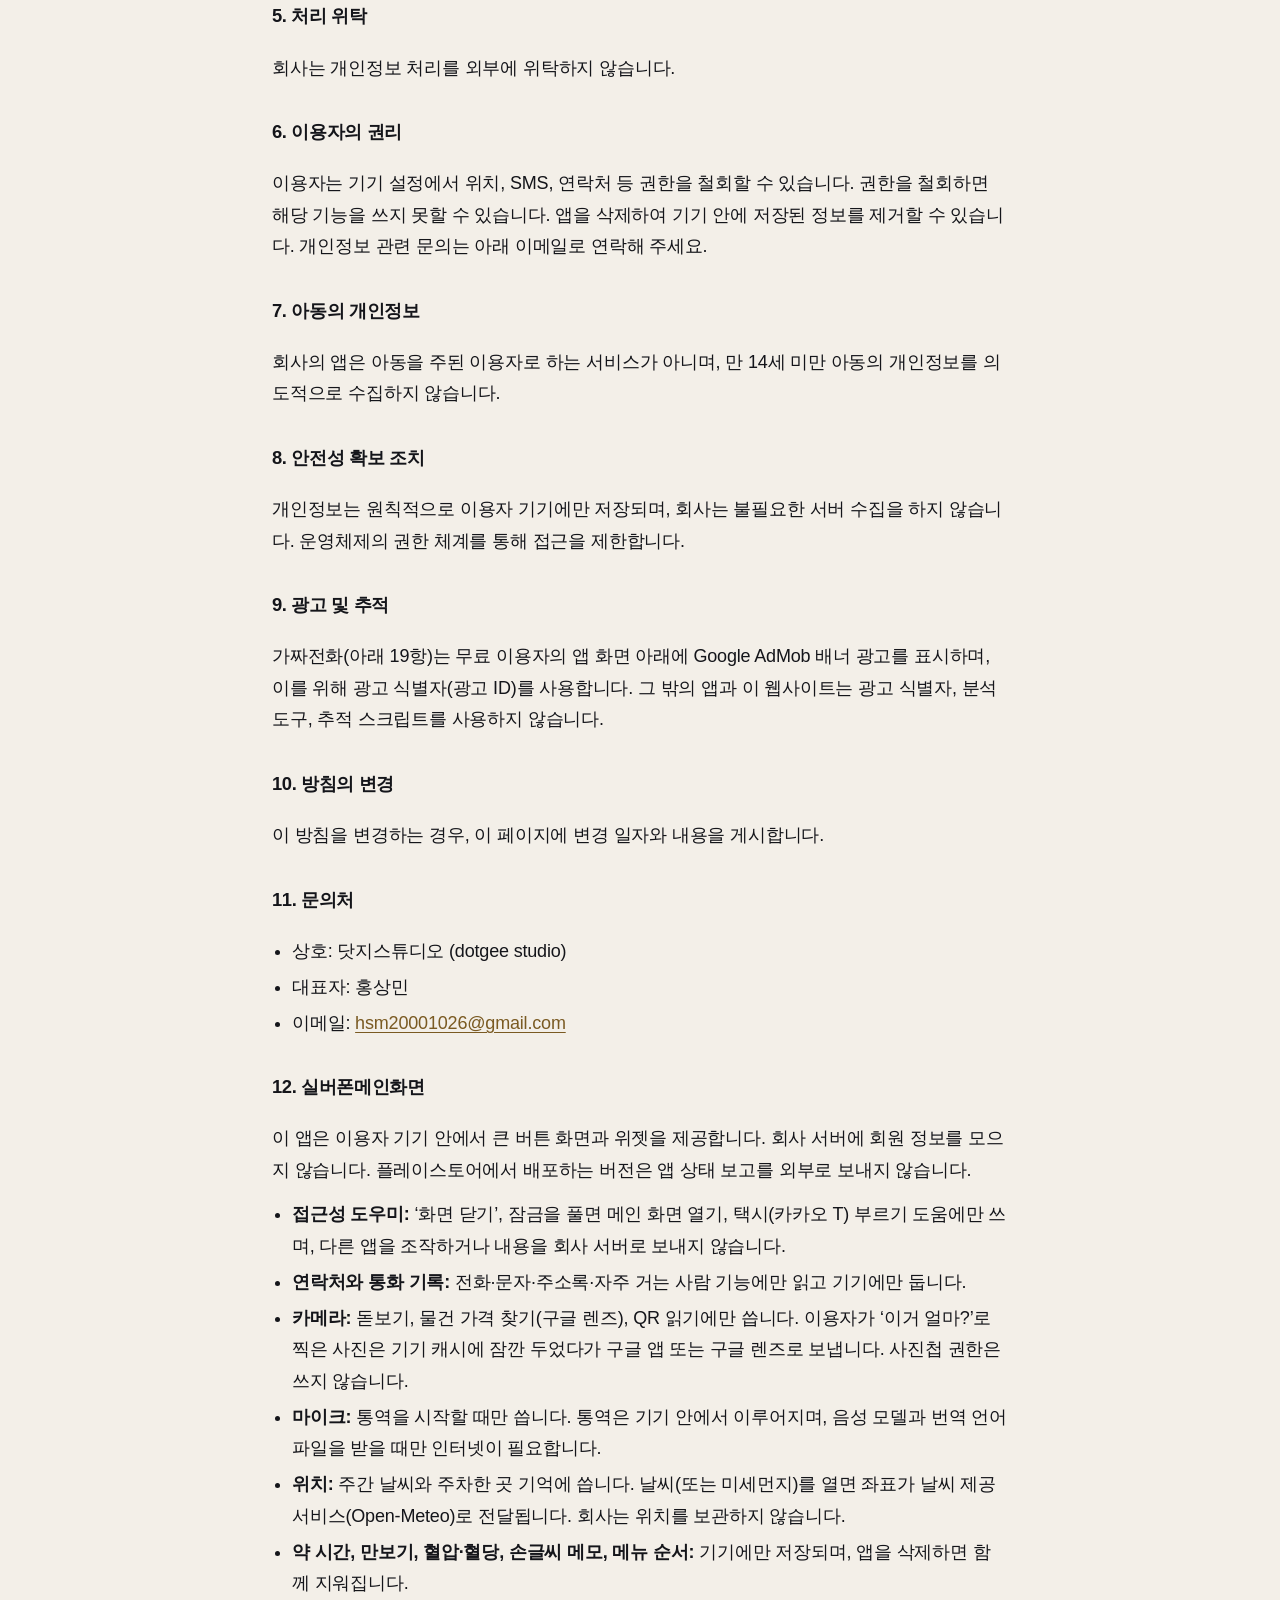
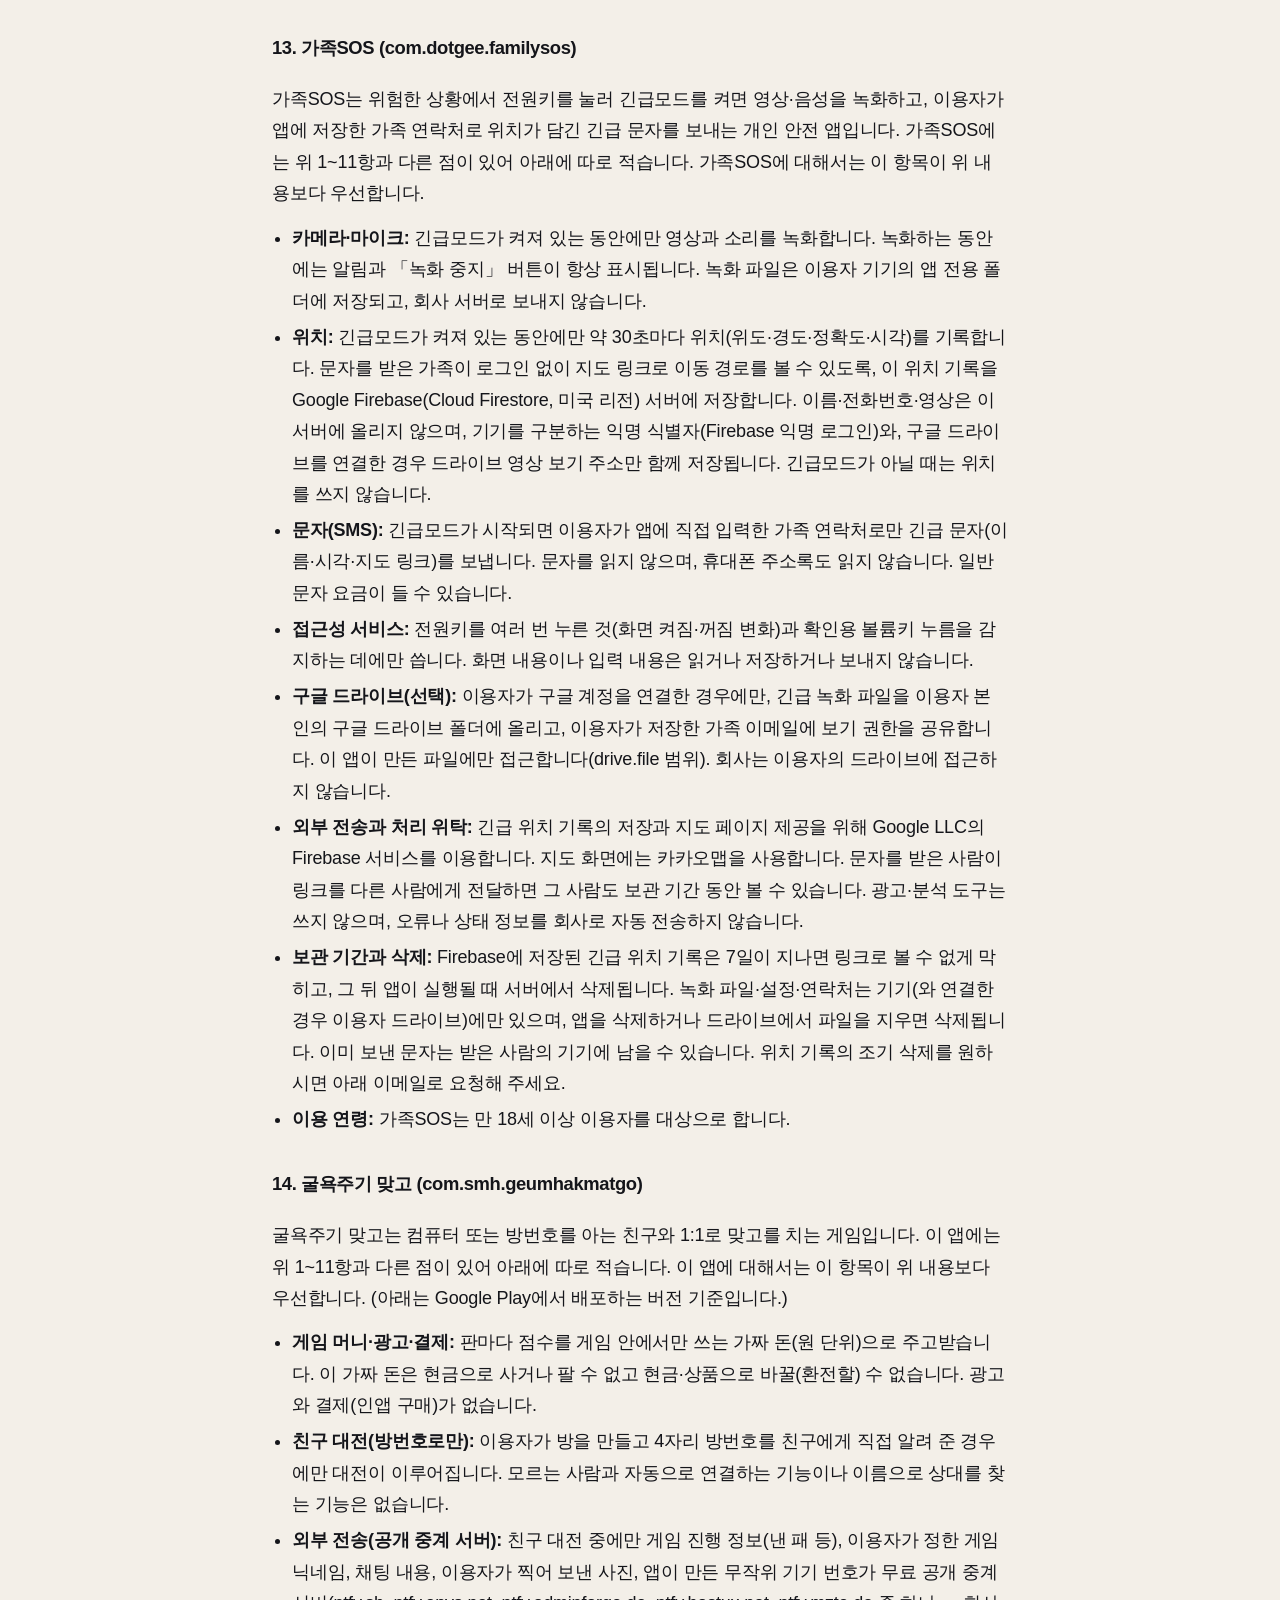
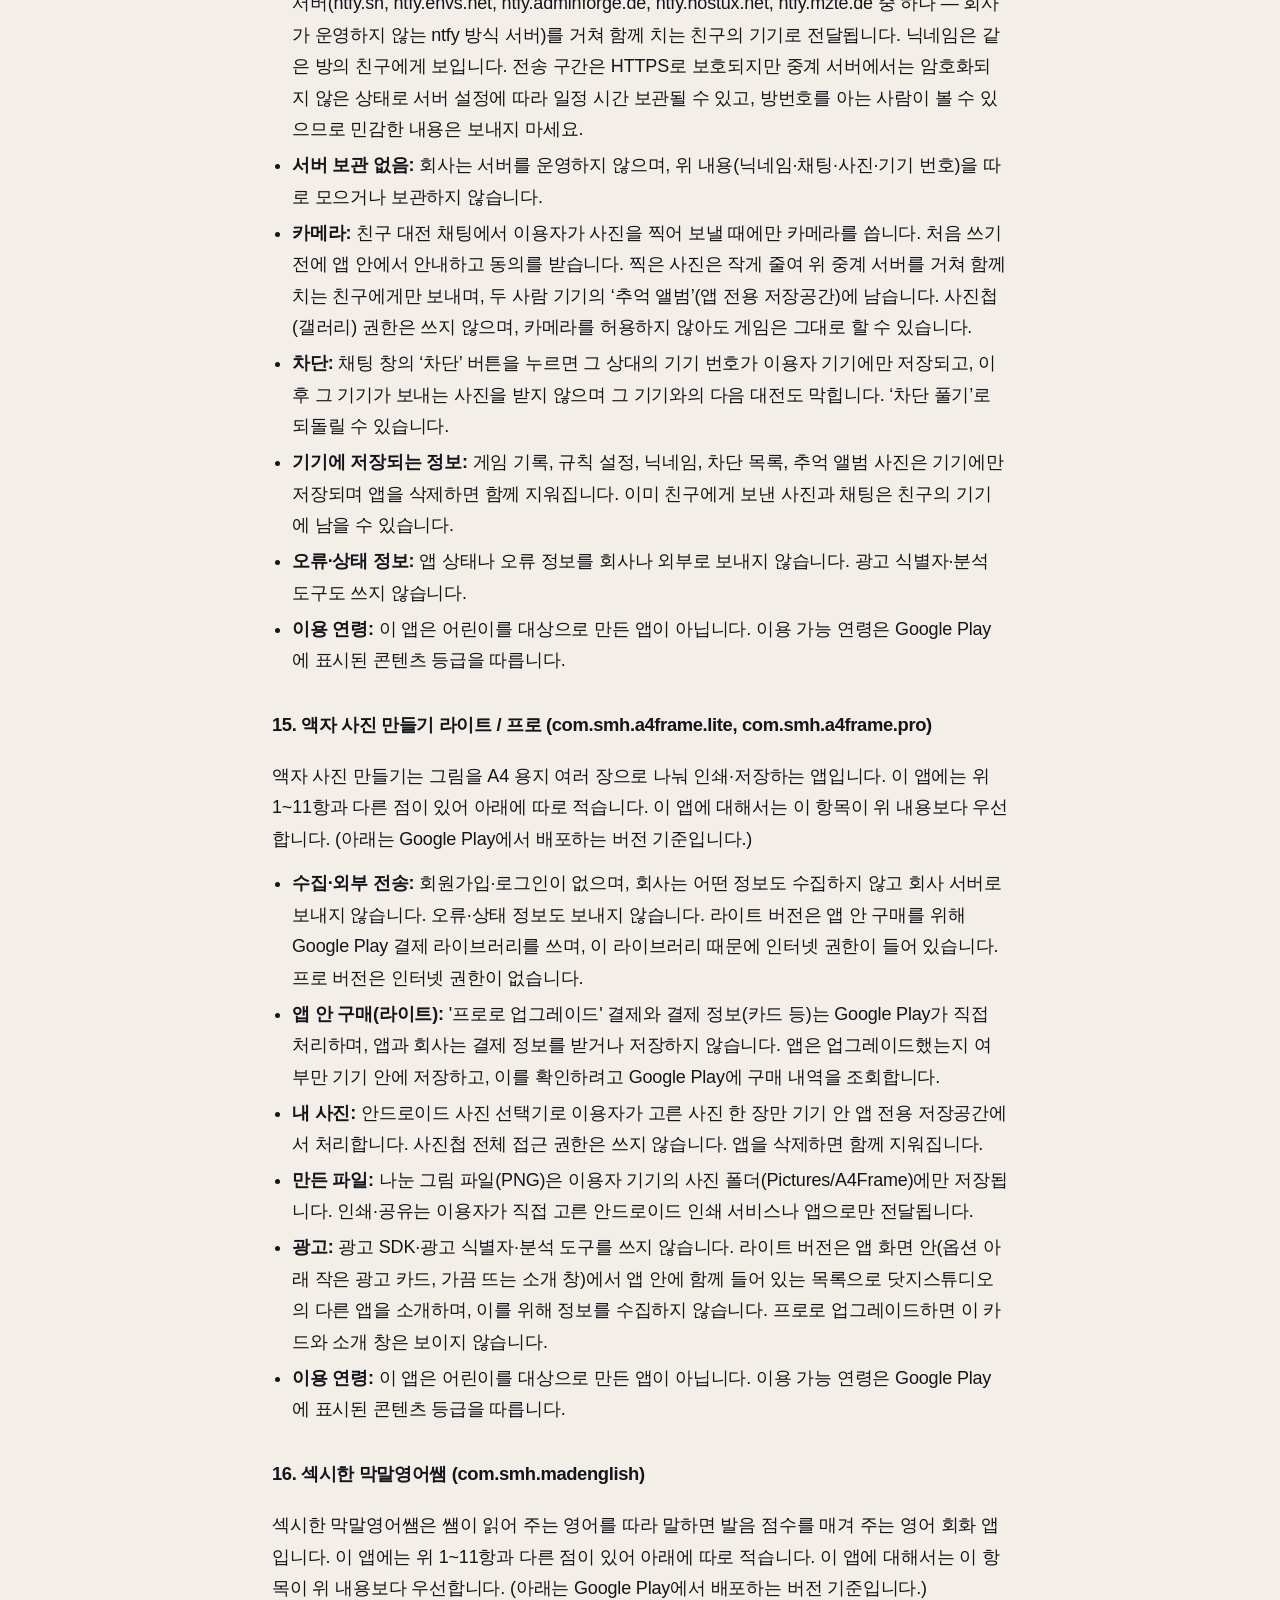
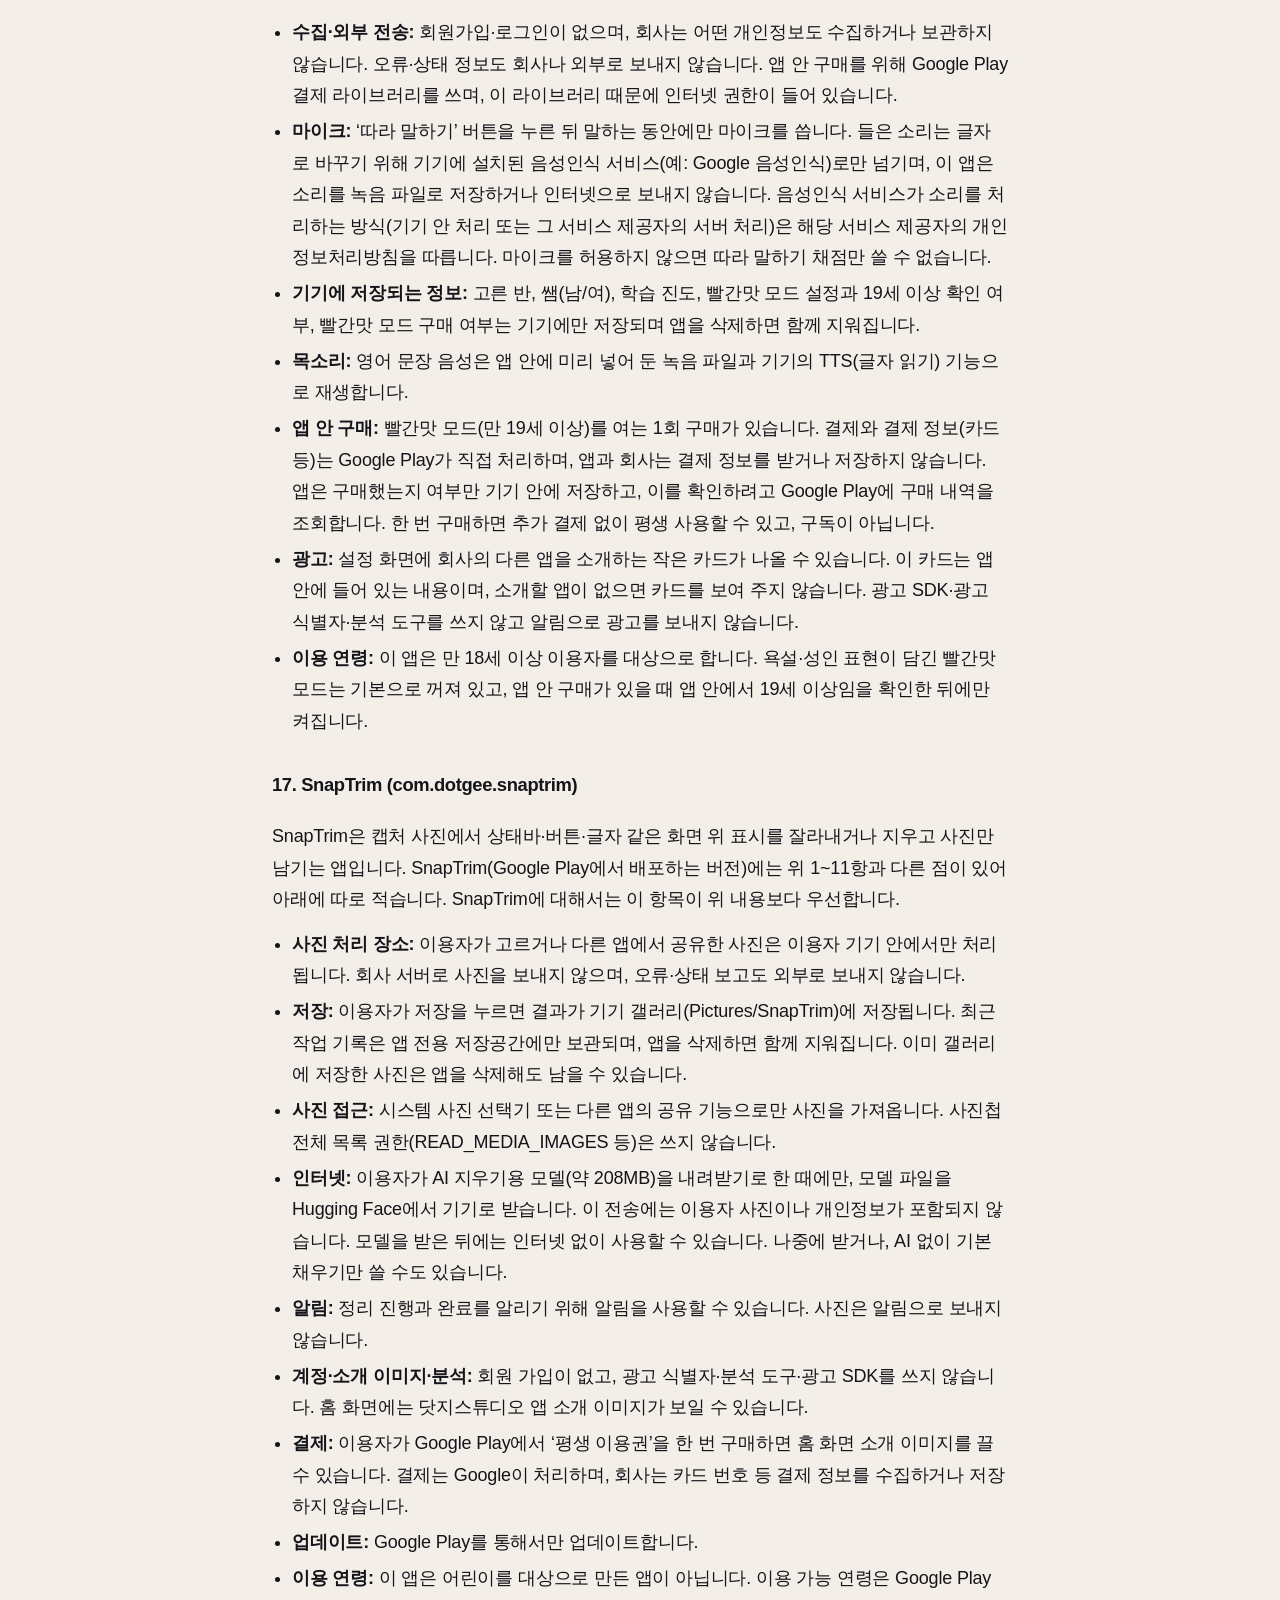
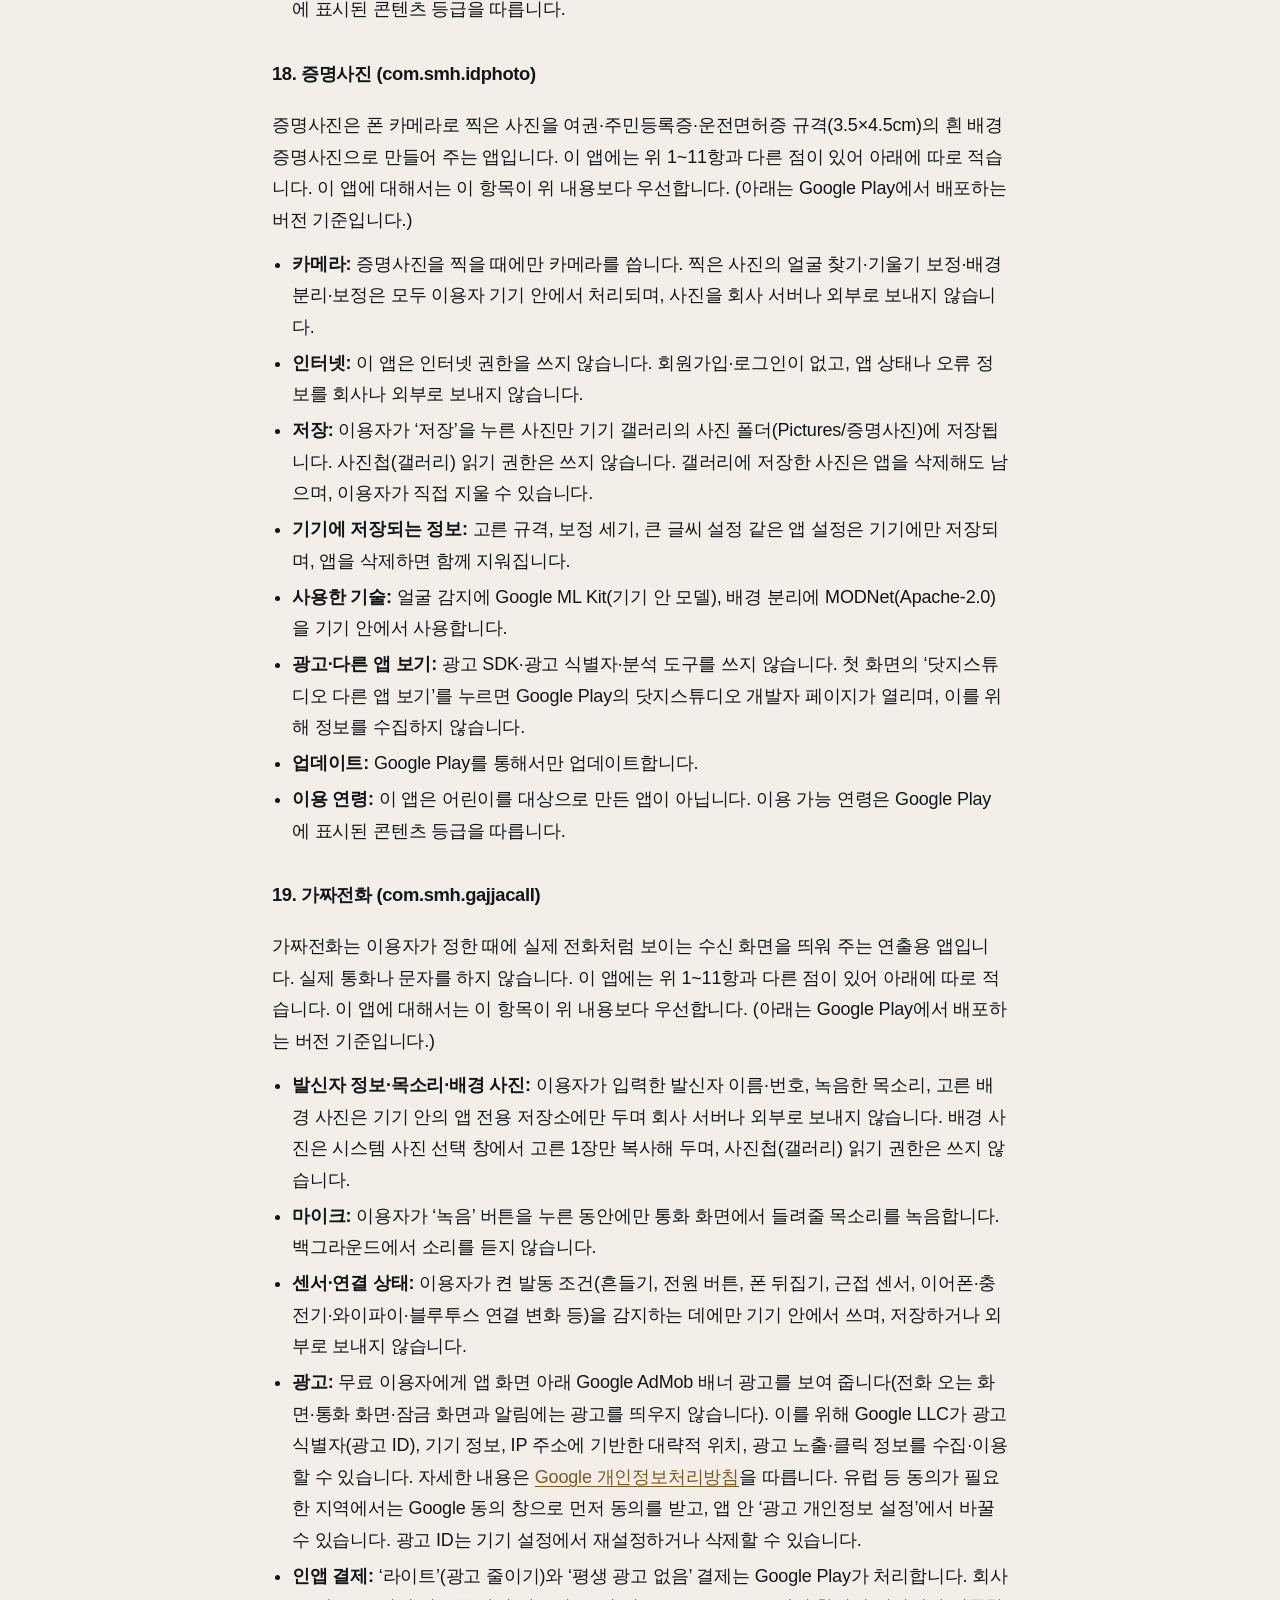
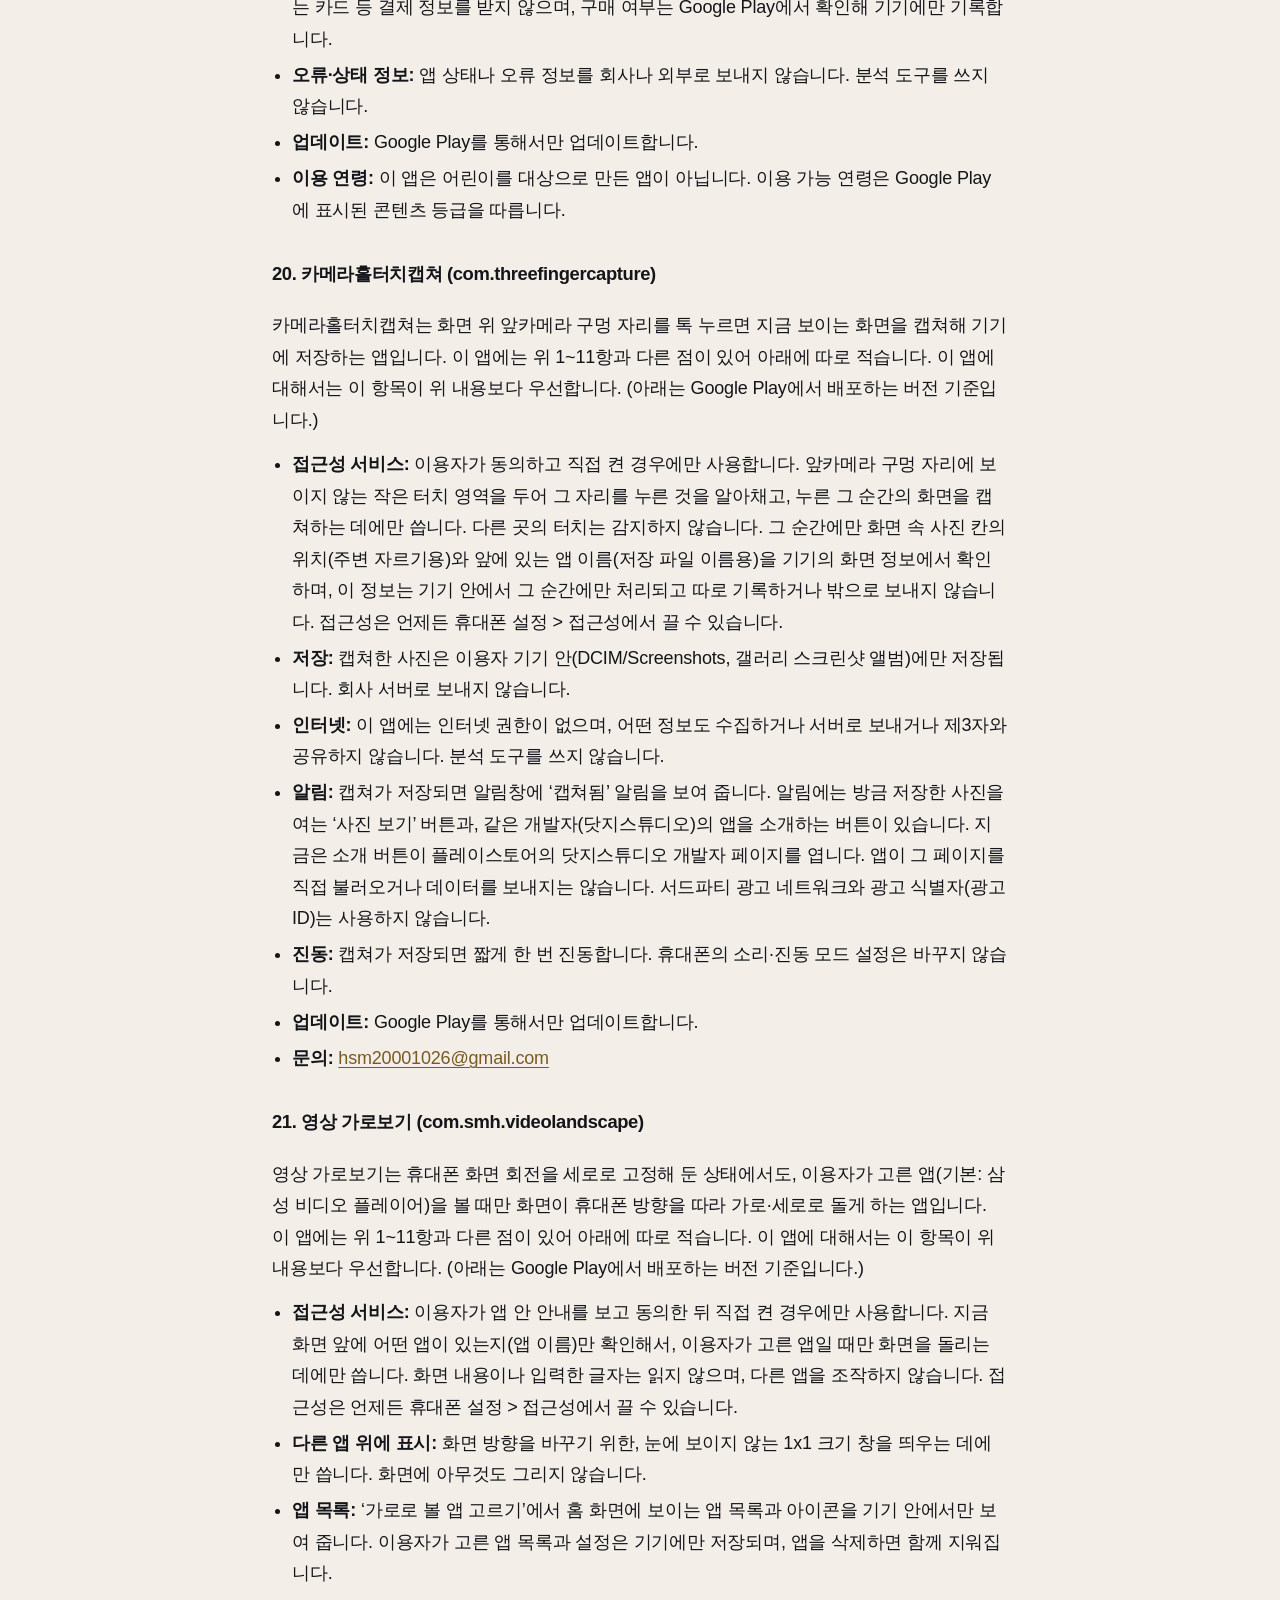
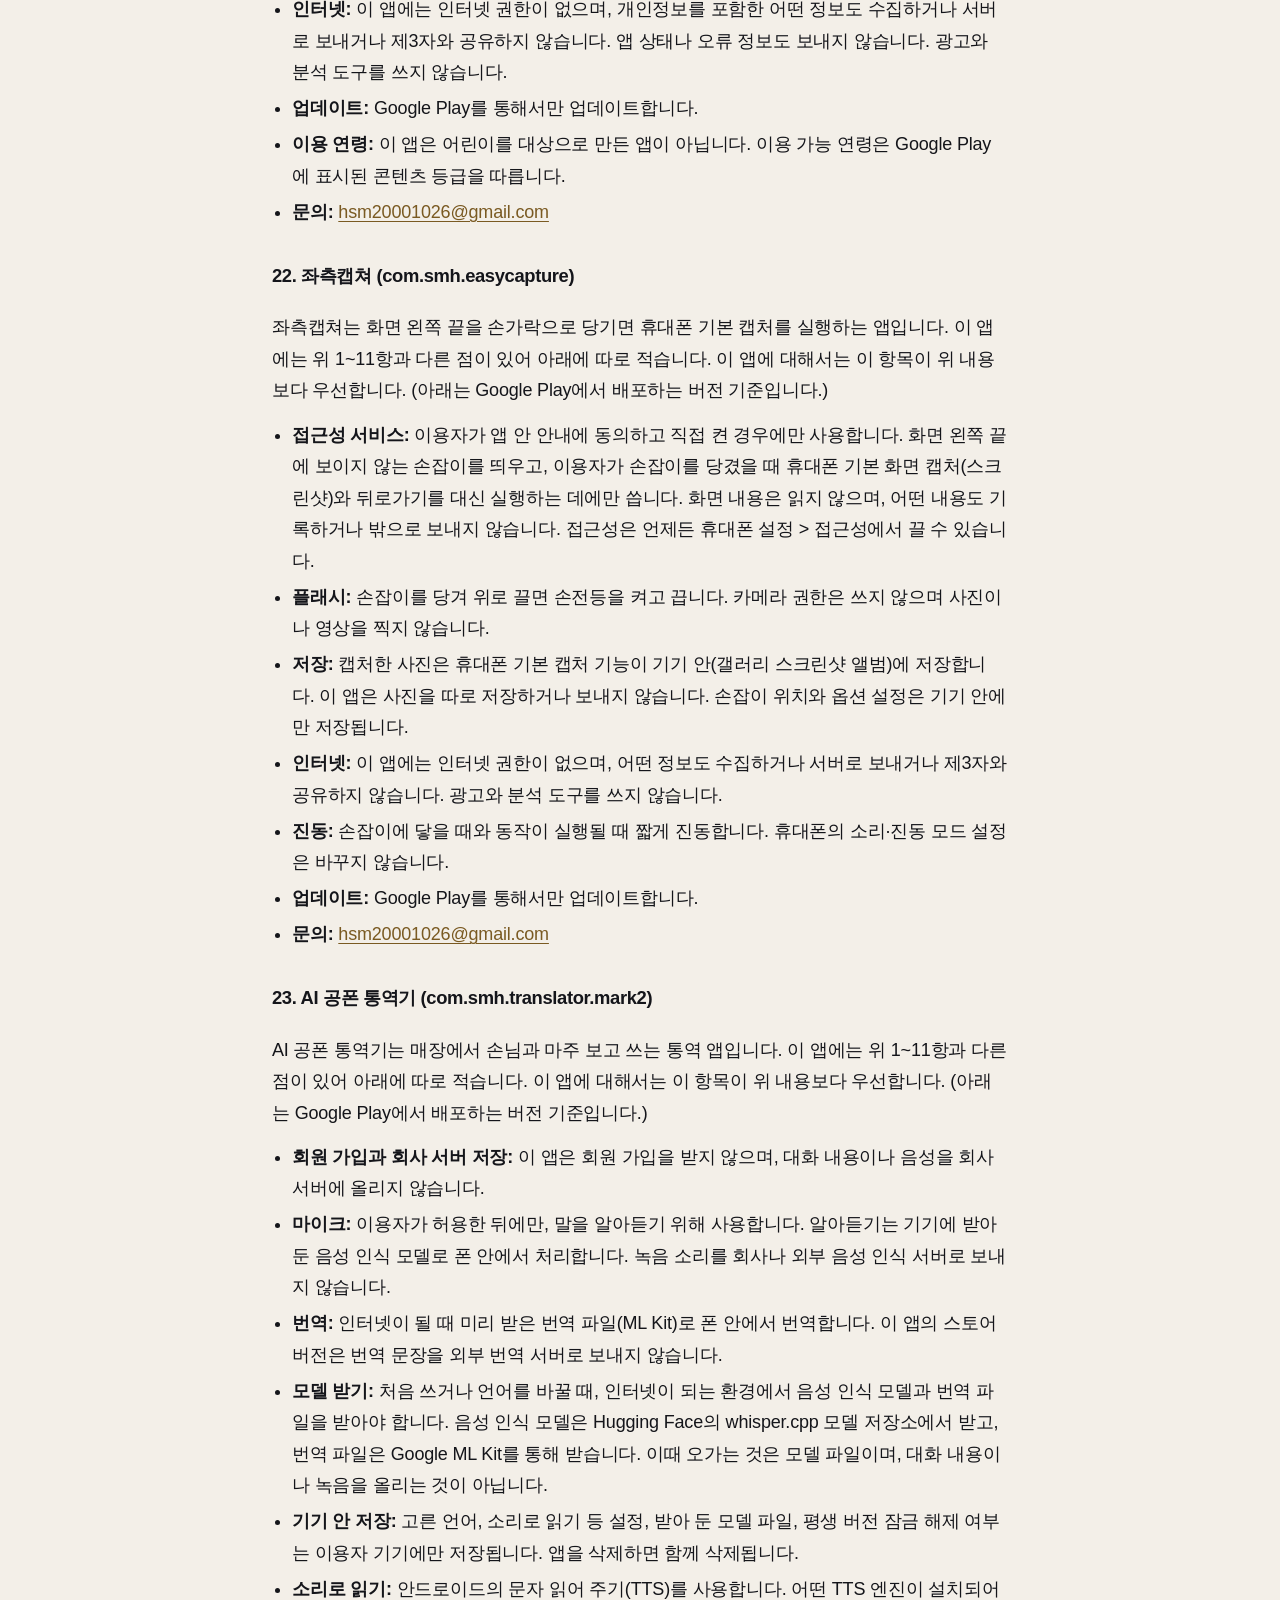
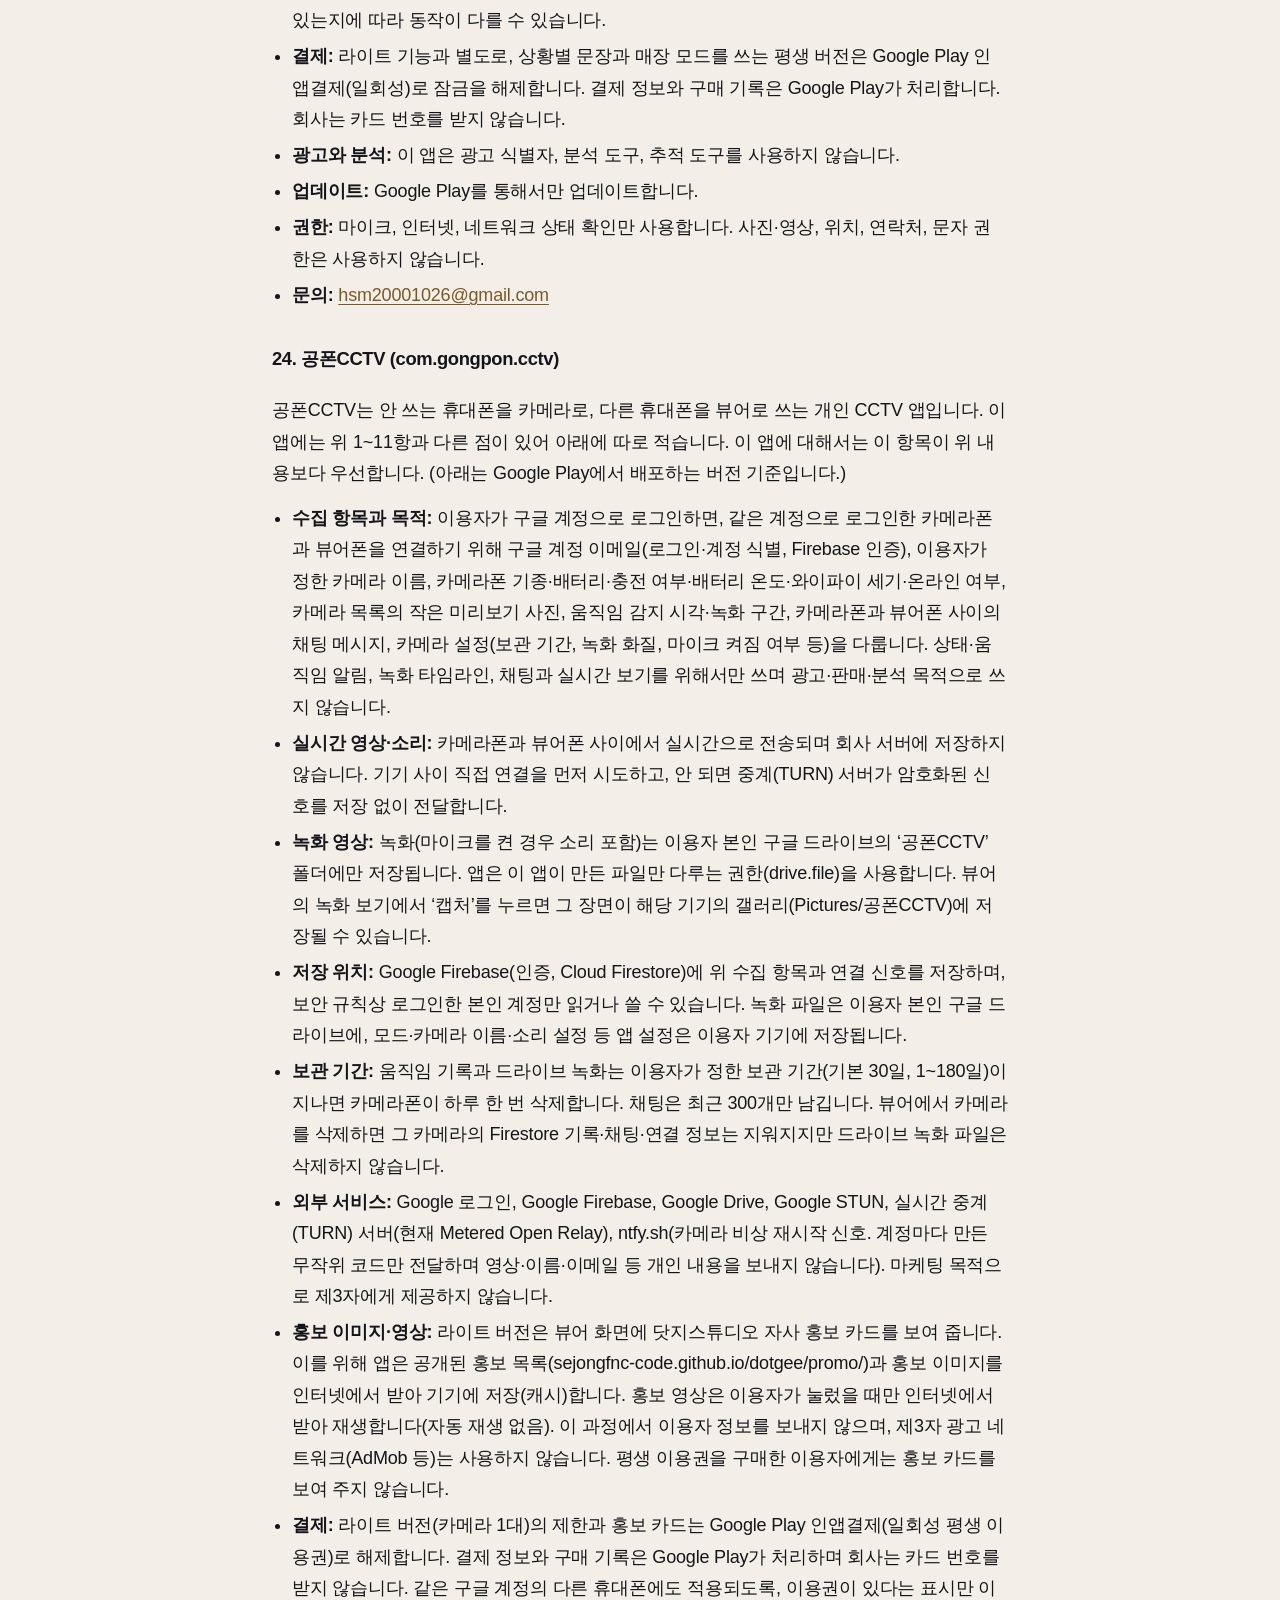
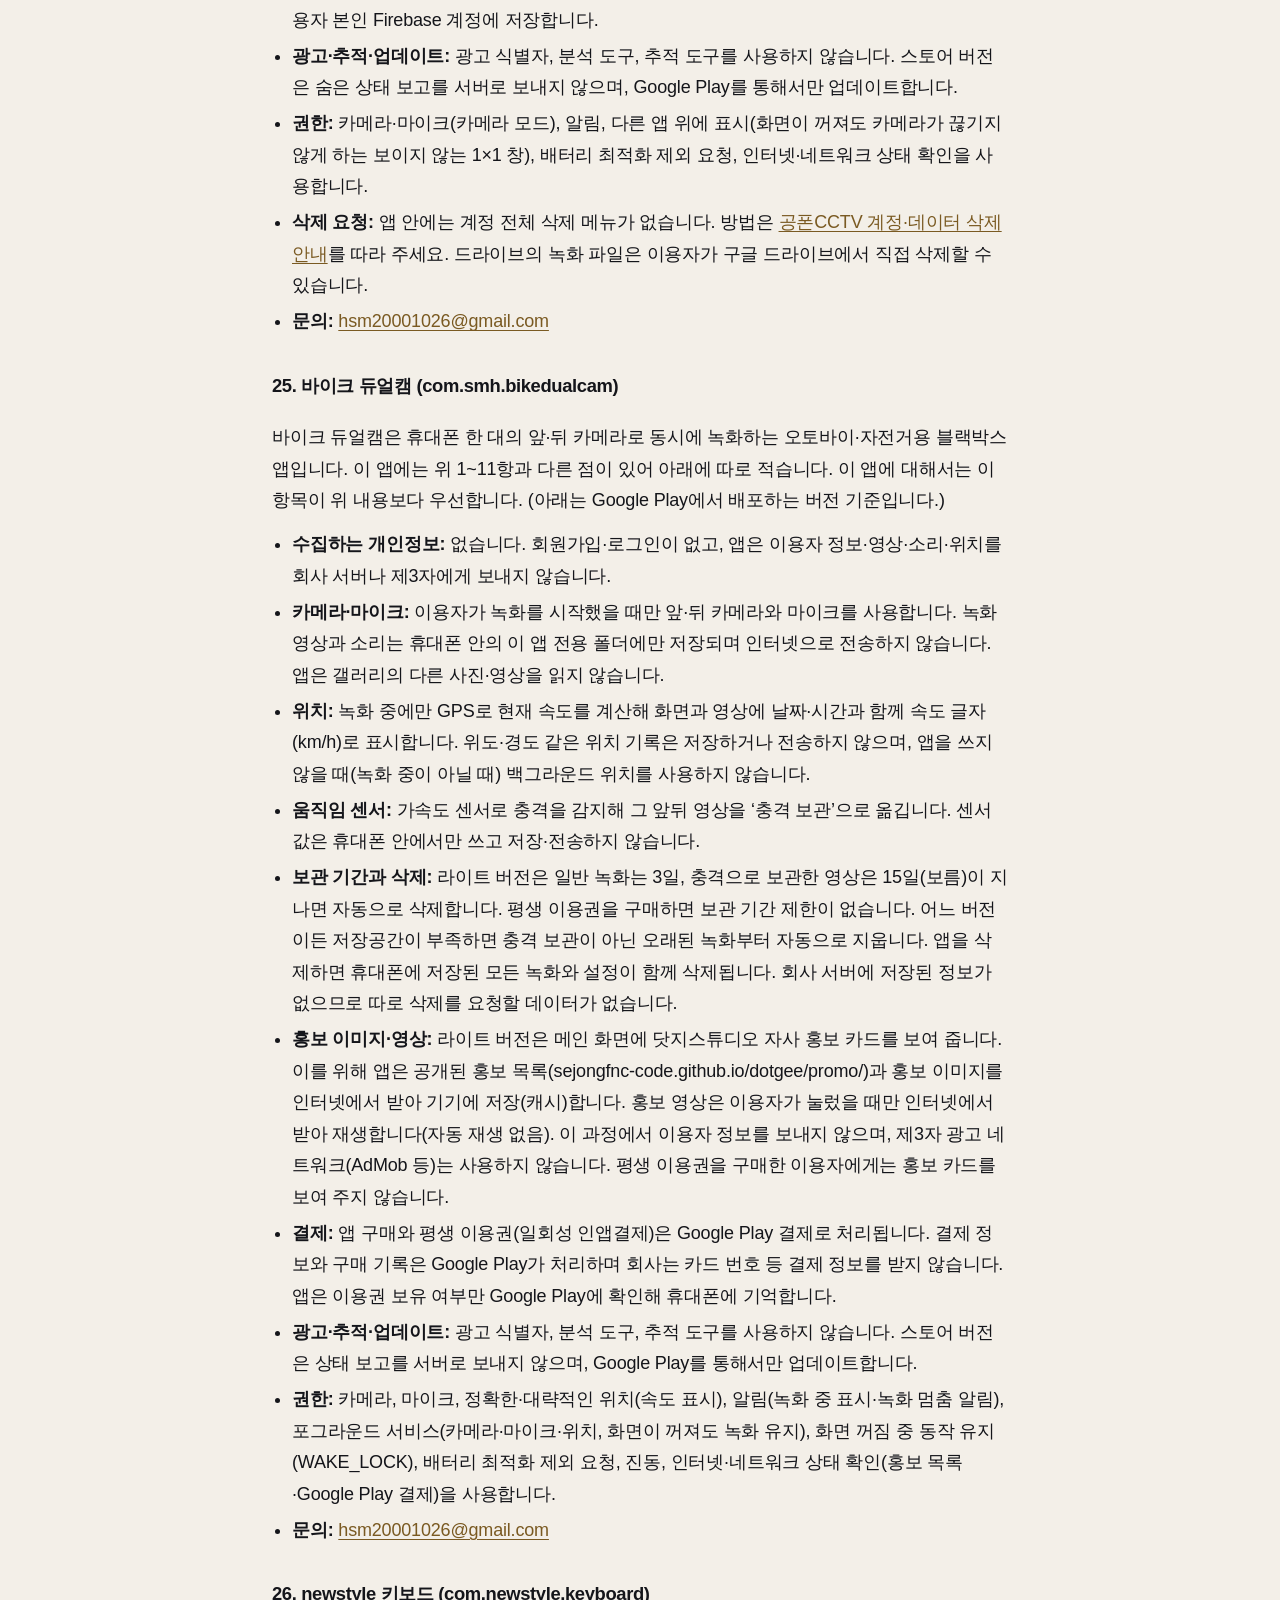
<file: privacy.html>
<!DOCTYPE html>
<html lang="ko">
<head>
  <meta charset="utf-8">
  <meta name="viewport" content="width=device-width, initial-scale=1">
  <title>개인정보처리방침 | 닷지스튜디오</title>
  <meta name="description" content="닷지스튜디오(dotgee studio) 개인정보처리방침">
  <link rel="icon" href="favicon.svg" type="image/svg+xml">
  <link rel="stylesheet" href="styles.css">
</head>
<body>
  <header class="site-header">
    <div class="wrap header-inner">
      <a class="brand" href="./">
        <svg class="mark" viewBox="0 0 36 36" aria-hidden="true" focusable="false">
          <rect width="36" height="36" rx="8" fill="#171A20"/>
          <circle cx="11" cy="18" r="3.2" fill="#D4B36A"/>
          <circle cx="18" cy="18" r="3.2" fill="#C9A45C" opacity=".85"/>
          <circle cx="25" cy="18" r="3.2" fill="#B8924A" opacity=".7"/>
        </svg>
        <span class="brand-name"><strong>닷지스튜디오</strong><span>dotgee studio</span></span>
      </a>
      <nav aria-label="바로가기">
        <a href="./">홈</a>
        <a href="privacy.html" aria-current="page">개인정보처리방침</a>
      </nav>
    </div>
  </header>

  <main>
    <section class="hero">
      <div class="wrap">
        <p class="kicker">Privacy</p>
        <h1>개인정보처리방침</h1>
        <p class="updated">시행일: 2026년 11월 16일 · 최종 변경일: 2026년 11월 27일</p>
      </div>
    </section>

    <section>
      <div class="wrap policy prose">
        <p>닷지스튜디오(이하 “회사”)는 이용자의 개인정보를 소중히 다루며, 관련 법령을 준수합니다. 이 방침은 회사가 제공하는 모바일 애플리케이션(이하 “앱”)과 이 웹사이트에 적용됩니다. 앱마다 기능이 다를 수 있으므로, 실제로 사용하는 권한은 각 앱의 권한 안내도 함께 확인해 주세요.</p>

        <h2>1. 수집하는 정보와 수집 방법</h2>
        <p>회사는 회원 가입을 받거나, 이용자 개인정보를 회사 서버에 저장하는 방식으로 정보를 수집하지 않습니다. 앱에서 다루는 정보는 원칙적으로 이용자의 기기에만 저장됩니다.</p>
        <p>앱 기능에 따라 아래 정보가 기기에 저장되거나, 이용자가 직접 실행한 알림 전송을 위해 사용될 수 있습니다.</p>
        <ul>
          <li><strong>위치 정보:</strong> 가족 안전 알림 등 기능에서, 이용자가 알림을 보낼 때 현재 위치를 포함하도록 선택한 경우 사용될 수 있습니다.</li>
          <li><strong>문자메시지(SMS):</strong> 이용자가 지정한 가족이나 지인에게 알림을 보내기 위해 사용될 수 있습니다.</li>
          <li><strong>연락처:</strong> 알림을 받을 사람을 고를 때 기기 연락처를 읽을 수 있습니다. 연락처 전체를 회사 서버로 전송하지 않습니다.</li>
          <li><strong>앱 설정과 이용자가 입력한 정보:</strong> 알림 대상, 메시지 내용 등은 기기에 저장됩니다.</li>
        </ul>
        <p>위 항목은 해당 기능이 있는 앱에만 적용됩니다. 권한은 이용자가 허용한 범위에서만 사용합니다.</p>

        <h2>2. 이용 목적</h2>
        <ul>
          <li>이용자가 요청한 가족 안전 알림 등 앱 기능 제공</li>
          <li>앱 설정을 기기에 유지</li>
        </ul>

        <h2>3. 제3자 제공과 외부 전송</h2>
        <p>회사는 이용자 개인정보를 회사 서버로 수집하거나, 마케팅 목적으로 제3자에게 제공하지 않습니다.</p>
        <p>다만 이용자가 알림 보내기를 직접 실행한 때에 한하여, 이용자가 선택한 내용(메시지와, 선택한 경우 위치 정보 등)이 이용자가 지정한 수신자에게 문자메시지 등으로 전달될 수 있습니다. 이 전송은 이용자의 행위에 따른 것이며, 회사는 그 내용을 별도로 보관하지 않습니다.</p>

        <h2>4. 보유 기간과 파기</h2>
        <p>앱이 다루는 정보는 이용자 기기에 보관됩니다. 앱을 삭제하면 기기에 저장된 해당 정보도 함께 삭제됩니다. 회사가 별도로 서버에 보관하는 개인정보는 없습니다.</p>

        <h2>5. 처리 위탁</h2>
        <p>회사는 개인정보 처리를 외부에 위탁하지 않습니다.</p>

        <h2>6. 이용자의 권리</h2>
        <p>이용자는 기기 설정에서 위치, SMS, 연락처 등 권한을 철회할 수 있습니다. 권한을 철회하면 해당 기능을 쓰지 못할 수 있습니다. 앱을 삭제하여 기기 안에 저장된 정보를 제거할 수 있습니다. 개인정보 관련 문의는 아래 이메일로 연락해 주세요.</p>

        <h2>7. 아동의 개인정보</h2>
        <p>회사의 앱은 아동을 주된 이용자로 하는 서비스가 아니며, 만 14세 미만 아동의 개인정보를 의도적으로 수집하지 않습니다.</p>

        <h2>8. 안전성 확보 조치</h2>
        <p>개인정보는 원칙적으로 이용자 기기에만 저장되며, 회사는 불필요한 서버 수집을 하지 않습니다. 운영체제의 권한 체계를 통해 접근을 제한합니다.</p>

        <h2>9. 광고 및 추적</h2>
        <p>가짜전화(아래 19항)는 무료 이용자의 앱 화면 아래에 Google AdMob 배너 광고를 표시하며, 이를 위해 광고 식별자(광고 ID)를 사용합니다. 그 밖의 앱과 이 웹사이트는 광고 식별자, 분석 도구, 추적 스크립트를 사용하지 않습니다.</p>

        <h2>10. 방침의 변경</h2>
        <p>이 방침을 변경하는 경우, 이 페이지에 변경 일자와 내용을 게시합니다.</p>

        <h2>11. 문의처</h2>
        <ul>
          <li>상호: 닷지스튜디오 (dotgee studio)</li>
          <li>대표자: 홍상민</li>
          <li>이메일: <a href="mailto:hsm20001026@gmail.com">hsm20001026@gmail.com</a></li>
        </ul>

        <h2>12. 실버폰메인화면</h2>
        <p>이 앱은 이용자 기기 안에서 큰 버튼 화면과 위젯을 제공합니다. 회사 서버에 회원 정보를 모으지 않습니다. 플레이스토어에서 배포하는 버전은 앱 상태 보고를 외부로 보내지 않습니다.</p>
        <ul>
          <li><strong>접근성 도우미:</strong> ‘화면 닫기’, 잠금을 풀면 메인 화면 열기, 택시(카카오 T) 부르기 도움에만 쓰며, 다른 앱을 조작하거나 내용을 회사 서버로 보내지 않습니다.</li>
          <li><strong>연락처와 통화 기록:</strong> 전화·문자·주소록·자주 거는 사람 기능에만 읽고 기기에만 둡니다.</li>
          <li><strong>카메라:</strong> 돋보기, 물건 가격 찾기(구글 렌즈), QR 읽기에만 씁니다. 이용자가 ‘이거 얼마?’로 찍은 사진은 기기 캐시에 잠깐 두었다가 구글 앱 또는 구글 렌즈로 보냅니다. 사진첩 권한은 쓰지 않습니다.</li>
          <li><strong>마이크:</strong> 통역을 시작할 때만 씁니다. 통역은 기기 안에서 이루어지며, 음성 모델과 번역 언어 파일을 받을 때만 인터넷이 필요합니다.</li>
          <li><strong>위치:</strong> 주간 날씨와 주차한 곳 기억에 씁니다. 날씨(또는 미세먼지)를 열면 좌표가 날씨 제공 서비스(Open-Meteo)로 전달됩니다. 회사는 위치를 보관하지 않습니다.</li>
          <li><strong>약 시간, 만보기, 혈압·혈당, 손글씨 메모, 메뉴 순서:</strong> 기기에만 저장되며, 앱을 삭제하면 함께 지워집니다.</li>
        </ul>

        <h2 id="familysos">13. 가족SOS (com.dotgee.familysos)</h2>
        <p>가족SOS는 위험한 상황에서 전원키를 눌러 긴급모드를 켜면 영상·음성을 녹화하고, 이용자가 앱에 저장한 가족 연락처로 위치가 담긴 긴급 문자를 보내는 개인 안전 앱입니다. 가족SOS에는 위 1~11항과 다른 점이 있어 아래에 따로 적습니다. 가족SOS에 대해서는 이 항목이 위 내용보다 우선합니다.</p>
        <ul>
          <li><strong>카메라·마이크:</strong> 긴급모드가 켜져 있는 동안에만 영상과 소리를 녹화합니다. 녹화하는 동안에는 알림과 「녹화 중지」 버튼이 항상 표시됩니다. 녹화 파일은 이용자 기기의 앱 전용 폴더에 저장되고, 회사 서버로 보내지 않습니다.</li>
          <li><strong>위치:</strong> 긴급모드가 켜져 있는 동안에만 약 30초마다 위치(위도·경도·정확도·시각)를 기록합니다. 문자를 받은 가족이 로그인 없이 지도 링크로 이동 경로를 볼 수 있도록, 이 위치 기록을 Google Firebase(Cloud Firestore, 미국 리전) 서버에 저장합니다. 이름·전화번호·영상은 이 서버에 올리지 않으며, 기기를 구분하는 익명 식별자(Firebase 익명 로그인)와, 구글 드라이브를 연결한 경우 드라이브 영상 보기 주소만 함께 저장됩니다. 긴급모드가 아닐 때는 위치를 쓰지 않습니다.</li>
          <li><strong>문자(SMS):</strong> 긴급모드가 시작되면 이용자가 앱에 직접 입력한 가족 연락처로만 긴급 문자(이름·시각·지도 링크)를 보냅니다. 문자를 읽지 않으며, 휴대폰 주소록도 읽지 않습니다. 일반 문자 요금이 들 수 있습니다.</li>
          <li><strong>접근성 서비스:</strong> 전원키를 여러 번 누른 것(화면 켜짐·꺼짐 변화)과 확인용 볼륨키 누름을 감지하는 데에만 씁니다. 화면 내용이나 입력 내용은 읽거나 저장하거나 보내지 않습니다.</li>
          <li><strong>구글 드라이브(선택):</strong> 이용자가 구글 계정을 연결한 경우에만, 긴급 녹화 파일을 이용자 본인의 구글 드라이브 폴더에 올리고, 이용자가 저장한 가족 이메일에 보기 권한을 공유합니다. 이 앱이 만든 파일에만 접근합니다(drive.file 범위). 회사는 이용자의 드라이브에 접근하지 않습니다.</li>
          <li><strong>외부 전송과 처리 위탁:</strong> 긴급 위치 기록의 저장과 지도 페이지 제공을 위해 Google LLC의 Firebase 서비스를 이용합니다. 지도 화면에는 카카오맵을 사용합니다. 문자를 받은 사람이 링크를 다른 사람에게 전달하면 그 사람도 보관 기간 동안 볼 수 있습니다. 광고·분석 도구는 쓰지 않으며, 오류나 상태 정보를 회사로 자동 전송하지 않습니다.</li>
          <li><strong>보관 기간과 삭제:</strong> Firebase에 저장된 긴급 위치 기록은 7일이 지나면 링크로 볼 수 없게 막히고, 그 뒤 앱이 실행될 때 서버에서 삭제됩니다. 녹화 파일·설정·연락처는 기기(와 연결한 경우 이용자 드라이브)에만 있으며, 앱을 삭제하거나 드라이브에서 파일을 지우면 삭제됩니다. 이미 보낸 문자는 받은 사람의 기기에 남을 수 있습니다. 위치 기록의 조기 삭제를 원하시면 아래 이메일로 요청해 주세요.</li>
          <li><strong>이용 연령:</strong> 가족SOS는 만 18세 이상 이용자를 대상으로 합니다.</li>
        </ul>
        <h2 id="matgo">14. 굴욕주기 맞고 (com.smh.geumhakmatgo)</h2>
        <p>굴욕주기 맞고는 컴퓨터 또는 방번호를 아는 친구와 1:1로 맞고를 치는 게임입니다. 이 앱에는 위 1~11항과 다른 점이 있어 아래에 따로 적습니다. 이 앱에 대해서는 이 항목이 위 내용보다 우선합니다. (아래는 Google Play에서 배포하는 버전 기준입니다.)</p>
        <ul>
          <li><strong>게임 머니·광고·결제:</strong> 판마다 점수를 게임 안에서만 쓰는 가짜 돈(원 단위)으로 주고받습니다. 이 가짜 돈은 현금으로 사거나 팔 수 없고 현금·상품으로 바꿀(환전할) 수 없습니다. 광고와 결제(인앱 구매)가 없습니다.</li>
          <li><strong>친구 대전(방번호로만):</strong> 이용자가 방을 만들고 4자리 방번호를 친구에게 직접 알려 준 경우에만 대전이 이루어집니다. 모르는 사람과 자동으로 연결하는 기능이나 이름으로 상대를 찾는 기능은 없습니다.</li>
          <li><strong>외부 전송(공개 중계 서버):</strong> 친구 대전 중에만 게임 진행 정보(낸 패 등), 이용자가 정한 게임 닉네임, 채팅 내용, 이용자가 찍어 보낸 사진, 앱이 만든 무작위 기기 번호가 무료 공개 중계 서버(ntfy.sh, ntfy.envs.net, ntfy.adminforge.de, ntfy.hostux.net, ntfy.mzte.de 중 하나 — 회사가 운영하지 않는 ntfy 방식 서버)를 거쳐 함께 치는 친구의 기기로 전달됩니다. 닉네임은 같은 방의 친구에게 보입니다. 전송 구간은 HTTPS로 보호되지만 중계 서버에서는 암호화되지 않은 상태로 서버 설정에 따라 일정 시간 보관될 수 있고, 방번호를 아는 사람이 볼 수 있으므로 민감한 내용은 보내지 마세요.</li>
          <li><strong>서버 보관 없음:</strong> 회사는 서버를 운영하지 않으며, 위 내용(닉네임·채팅·사진·기기 번호)을 따로 모으거나 보관하지 않습니다.</li>
          <li><strong>카메라:</strong> 친구 대전 채팅에서 이용자가 사진을 찍어 보낼 때에만 카메라를 씁니다. 처음 쓰기 전에 앱 안에서 안내하고 동의를 받습니다. 찍은 사진은 작게 줄여 위 중계 서버를 거쳐 함께 치는 친구에게만 보내며, 두 사람 기기의 ‘추억 앨범’(앱 전용 저장공간)에 남습니다. 사진첩(갤러리) 권한은 쓰지 않으며, 카메라를 허용하지 않아도 게임은 그대로 할 수 있습니다.</li>
          <li><strong>차단:</strong> 채팅 창의 ‘차단’ 버튼을 누르면 그 상대의 기기 번호가 이용자 기기에만 저장되고, 이후 그 기기가 보내는 사진을 받지 않으며 그 기기와의 다음 대전도 막힙니다. ‘차단 풀기’로 되돌릴 수 있습니다.</li>
          <li><strong>기기에 저장되는 정보:</strong> 게임 기록, 규칙 설정, 닉네임, 차단 목록, 추억 앨범 사진은 기기에만 저장되며 앱을 삭제하면 함께 지워집니다. 이미 친구에게 보낸 사진과 채팅은 친구의 기기에 남을 수 있습니다.</li>
          <li><strong>오류·상태 정보:</strong> 앱 상태나 오류 정보를 회사나 외부로 보내지 않습니다. 광고 식별자·분석 도구도 쓰지 않습니다.</li>
          <li><strong>이용 연령:</strong> 이 앱은 어린이를 대상으로 만든 앱이 아닙니다. 이용 가능 연령은 Google Play에 표시된 콘텐츠 등급을 따릅니다.</li>
        </ul>

        <h2 id="a4frame">15. 액자 사진 만들기 라이트 / 프로 (com.smh.a4frame.lite, com.smh.a4frame.pro)</h2>
        <p>액자 사진 만들기는 그림을 A4 용지 여러 장으로 나눠 인쇄·저장하는 앱입니다. 이 앱에는 위 1~11항과 다른 점이 있어 아래에 따로 적습니다. 이 앱에 대해서는 이 항목이 위 내용보다 우선합니다. (아래는 Google Play에서 배포하는 버전 기준입니다.)</p>
        <ul>
          <li><strong>수집·외부 전송:</strong> 회원가입·로그인이 없으며, 회사는 어떤 정보도 수집하지 않고 회사 서버로 보내지 않습니다. 오류·상태 정보도 보내지 않습니다. 라이트 버전은 앱 안 구매를 위해 Google Play 결제 라이브러리를 쓰며, 이 라이브러리 때문에 인터넷 권한이 들어 있습니다. 프로 버전은 인터넷 권한이 없습니다.</li>
          <li><strong>앱 안 구매(라이트):</strong> '프로로 업그레이드' 결제와 결제 정보(카드 등)는 Google Play가 직접 처리하며, 앱과 회사는 결제 정보를 받거나 저장하지 않습니다. 앱은 업그레이드했는지 여부만 기기 안에 저장하고, 이를 확인하려고 Google Play에 구매 내역을 조회합니다.</li>
          <li><strong>내 사진:</strong> 안드로이드 사진 선택기로 이용자가 고른 사진 한 장만 기기 안 앱 전용 저장공간에서 처리합니다. 사진첩 전체 접근 권한은 쓰지 않습니다. 앱을 삭제하면 함께 지워집니다.</li>
          <li><strong>만든 파일:</strong> 나눈 그림 파일(PNG)은 이용자 기기의 사진 폴더(Pictures/A4Frame)에만 저장됩니다. 인쇄·공유는 이용자가 직접 고른 안드로이드 인쇄 서비스나 앱으로만 전달됩니다.</li>
          <li><strong>광고:</strong> 광고 SDK·광고 식별자·분석 도구를 쓰지 않습니다. 라이트 버전은 앱 화면 안(옵션 아래 작은 광고 카드, 가끔 뜨는 소개 창)에서 앱 안에 함께 들어 있는 목록으로 닷지스튜디오의 다른 앱을 소개하며, 이를 위해 정보를 수집하지 않습니다. 프로로 업그레이드하면 이 카드와 소개 창은 보이지 않습니다.</li>
          <li><strong>이용 연령:</strong> 이 앱은 어린이를 대상으로 만든 앱이 아닙니다. 이용 가능 연령은 Google Play에 표시된 콘텐츠 등급을 따릅니다.</li>
        </ul>

        <h2 id="madenglish">16. 섹시한 막말영어쌤 (com.smh.madenglish)</h2>
        <p>섹시한 막말영어쌤은 쌤이 읽어 주는 영어를 따라 말하면 발음 점수를 매겨 주는 영어 회화 앱입니다. 이 앱에는 위 1~11항과 다른 점이 있어 아래에 따로 적습니다. 이 앱에 대해서는 이 항목이 위 내용보다 우선합니다. (아래는 Google Play에서 배포하는 버전 기준입니다.)</p>
        <ul>
          <li><strong>수집·외부 전송:</strong> 회원가입·로그인이 없으며, 회사는 어떤 개인정보도 수집하거나 보관하지 않습니다. 오류·상태 정보도 회사나 외부로 보내지 않습니다. 앱 안 구매를 위해 Google Play 결제 라이브러리를 쓰며, 이 라이브러리 때문에 인터넷 권한이 들어 있습니다.</li>
          <li><strong>마이크:</strong> ‘따라 말하기’ 버튼을 누른 뒤 말하는 동안에만 마이크를 씁니다. 들은 소리는 글자로 바꾸기 위해 기기에 설치된 음성인식 서비스(예: Google 음성인식)로만 넘기며, 이 앱은 소리를 녹음 파일로 저장하거나 인터넷으로 보내지 않습니다. 음성인식 서비스가 소리를 처리하는 방식(기기 안 처리 또는 그 서비스 제공자의 서버 처리)은 해당 서비스 제공자의 개인정보처리방침을 따릅니다. 마이크를 허용하지 않으면 따라 말하기 채점만 쓸 수 없습니다.</li>
          <li><strong>기기에 저장되는 정보:</strong> 고른 반, 쌤(남/여), 학습 진도, 빨간맛 모드 설정과 19세 이상 확인 여부, 빨간맛 모드 구매 여부는 기기에만 저장되며 앱을 삭제하면 함께 지워집니다.</li>
          <li><strong>목소리:</strong> 영어 문장 음성은 앱 안에 미리 넣어 둔 녹음 파일과 기기의 TTS(글자 읽기) 기능으로 재생합니다.</li>
          <li><strong>앱 안 구매:</strong> 빨간맛 모드(만 19세 이상)를 여는 1회 구매가 있습니다. 결제와 결제 정보(카드 등)는 Google Play가 직접 처리하며, 앱과 회사는 결제 정보를 받거나 저장하지 않습니다. 앱은 구매했는지 여부만 기기 안에 저장하고, 이를 확인하려고 Google Play에 구매 내역을 조회합니다. 한 번 구매하면 추가 결제 없이 평생 사용할 수 있고, 구독이 아닙니다.</li>
          <li><strong>광고:</strong> 설정 화면에 회사의 다른 앱을 소개하는 작은 카드가 나올 수 있습니다. 이 카드는 앱 안에 들어 있는 내용이며, 소개할 앱이 없으면 카드를 보여 주지 않습니다. 광고 SDK·광고 식별자·분석 도구를 쓰지 않고 알림으로 광고를 보내지 않습니다.</li>
          <li><strong>이용 연령:</strong> 이 앱은 만 18세 이상 이용자를 대상으로 합니다. 욕설·성인 표현이 담긴 빨간맛 모드는 기본으로 꺼져 있고, 앱 안 구매가 있을 때 앱 안에서 19세 이상임을 확인한 뒤에만 켜집니다.</li>
        </ul>

        <h2 id="snaptrim">17. SnapTrim (com.dotgee.snaptrim)</h2>
        <p>SnapTrim은 캡처 사진에서 상태바·버튼·글자 같은 화면 위 표시를 잘라내거나 지우고 사진만 남기는 앱입니다. SnapTrim(Google Play에서 배포하는 버전)에는 위 1~11항과 다른 점이 있어 아래에 따로 적습니다. SnapTrim에 대해서는 이 항목이 위 내용보다 우선합니다.</p>
        <ul>
          <li><strong>사진 처리 장소:</strong> 이용자가 고르거나 다른 앱에서 공유한 사진은 이용자 기기 안에서만 처리됩니다. 회사 서버로 사진을 보내지 않으며, 오류·상태 보고도 외부로 보내지 않습니다.</li>
          <li><strong>저장:</strong> 이용자가 저장을 누르면 결과가 기기 갤러리(Pictures/SnapTrim)에 저장됩니다. 최근 작업 기록은 앱 전용 저장공간에만 보관되며, 앱을 삭제하면 함께 지워집니다. 이미 갤러리에 저장한 사진은 앱을 삭제해도 남을 수 있습니다.</li>
          <li><strong>사진 접근:</strong> 시스템 사진 선택기 또는 다른 앱의 공유 기능으로만 사진을 가져옵니다. 사진첩 전체 목록 권한(READ_MEDIA_IMAGES 등)은 쓰지 않습니다.</li>
          <li><strong>인터넷:</strong> 이용자가 AI 지우기용 모델(약 208MB)을 내려받기로 한 때에만, 모델 파일을 Hugging Face에서 기기로 받습니다. 이 전송에는 이용자 사진이나 개인정보가 포함되지 않습니다. 모델을 받은 뒤에는 인터넷 없이 사용할 수 있습니다. 나중에 받거나, AI 없이 기본 채우기만 쓸 수도 있습니다.</li>
          <li><strong>알림:</strong> 정리 진행과 완료를 알리기 위해 알림을 사용할 수 있습니다. 사진은 알림으로 보내지 않습니다.</li>
          <li><strong>계정·소개 이미지·분석:</strong> 회원 가입이 없고, 광고 식별자·분석 도구·광고 SDK를 쓰지 않습니다. 홈 화면에는 닷지스튜디오 앱 소개 이미지가 보일 수 있습니다.</li>
          <li><strong>결제:</strong> 이용자가 Google Play에서 ‘평생 이용권’을 한 번 구매하면 홈 화면 소개 이미지를 끌 수 있습니다. 결제는 Google이 처리하며, 회사는 카드 번호 등 결제 정보를 수집하거나 저장하지 않습니다.</li>
          <li><strong>업데이트:</strong> Google Play를 통해서만 업데이트합니다.</li>
          <li><strong>이용 연령:</strong> 이 앱은 어린이를 대상으로 만든 앱이 아닙니다. 이용 가능 연령은 Google Play에 표시된 콘텐츠 등급을 따릅니다.</li>
        </ul>

        <h2 id="idphoto">18. 증명사진 (com.smh.idphoto)</h2>
        <p>증명사진은 폰 카메라로 찍은 사진을 여권·주민등록증·운전면허증 규격(3.5×4.5cm)의 흰 배경 증명사진으로 만들어 주는 앱입니다. 이 앱에는 위 1~11항과 다른 점이 있어 아래에 따로 적습니다. 이 앱에 대해서는 이 항목이 위 내용보다 우선합니다. (아래는 Google Play에서 배포하는 버전 기준입니다.)</p>
        <ul>
          <li><strong>카메라:</strong> 증명사진을 찍을 때에만 카메라를 씁니다. 찍은 사진의 얼굴 찾기·기울기 보정·배경 분리·보정은 모두 이용자 기기 안에서 처리되며, 사진을 회사 서버나 외부로 보내지 않습니다.</li>
          <li><strong>인터넷:</strong> 이 앱은 인터넷 권한을 쓰지 않습니다. 회원가입·로그인이 없고, 앱 상태나 오류 정보를 회사나 외부로 보내지 않습니다.</li>
          <li><strong>저장:</strong> 이용자가 ‘저장’을 누른 사진만 기기 갤러리의 사진 폴더(Pictures/증명사진)에 저장됩니다. 사진첩(갤러리) 읽기 권한은 쓰지 않습니다. 갤러리에 저장한 사진은 앱을 삭제해도 남으며, 이용자가 직접 지울 수 있습니다.</li>
          <li><strong>기기에 저장되는 정보:</strong> 고른 규격, 보정 세기, 큰 글씨 설정 같은 앱 설정은 기기에만 저장되며, 앱을 삭제하면 함께 지워집니다.</li>
          <li><strong>사용한 기술:</strong> 얼굴 감지에 Google ML Kit(기기 안 모델), 배경 분리에 MODNet(Apache-2.0)을 기기 안에서 사용합니다.</li>
          <li><strong>광고·다른 앱 보기:</strong> 광고 SDK·광고 식별자·분석 도구를 쓰지 않습니다. 첫 화면의 ‘닷지스튜디오 다른 앱 보기’를 누르면 Google Play의 닷지스튜디오 개발자 페이지가 열리며, 이를 위해 정보를 수집하지 않습니다.</li>
          <li><strong>업데이트:</strong> Google Play를 통해서만 업데이트합니다.</li>
          <li><strong>이용 연령:</strong> 이 앱은 어린이를 대상으로 만든 앱이 아닙니다. 이용 가능 연령은 Google Play에 표시된 콘텐츠 등급을 따릅니다.</li>
        </ul>


        <h2 id="gajjacall">19. 가짜전화 (com.smh.gajjacall)</h2>
        <p>가짜전화는 이용자가 정한 때에 실제 전화처럼 보이는 수신 화면을 띄워 주는 연출용 앱입니다. 실제 통화나 문자를 하지 않습니다. 이 앱에는 위 1~11항과 다른 점이 있어 아래에 따로 적습니다. 이 앱에 대해서는 이 항목이 위 내용보다 우선합니다. (아래는 Google Play에서 배포하는 버전 기준입니다.)</p>
        <ul>
          <li><strong>발신자 정보·목소리·배경 사진:</strong> 이용자가 입력한 발신자 이름·번호, 녹음한 목소리, 고른 배경 사진은 기기 안의 앱 전용 저장소에만 두며 회사 서버나 외부로 보내지 않습니다. 배경 사진은 시스템 사진 선택 창에서 고른 1장만 복사해 두며, 사진첩(갤러리) 읽기 권한은 쓰지 않습니다.</li>
          <li><strong>마이크:</strong> 이용자가 ‘녹음’ 버튼을 누른 동안에만 통화 화면에서 들려줄 목소리를 녹음합니다. 백그라운드에서 소리를 듣지 않습니다.</li>
          <li><strong>센서·연결 상태:</strong> 이용자가 켠 발동 조건(흔들기, 전원 버튼, 폰 뒤집기, 근접 센서, 이어폰·충전기·와이파이·블루투스 연결 변화 등)을 감지하는 데에만 기기 안에서 쓰며, 저장하거나 외부로 보내지 않습니다.</li>
          <li><strong>광고:</strong> 무료 이용자에게 앱 화면 아래 Google AdMob 배너 광고를 보여 줍니다(전화 오는 화면·통화 화면·잠금 화면과 알림에는 광고를 띄우지 않습니다). 이를 위해 Google LLC가 광고 식별자(광고 ID), 기기 정보, IP 주소에 기반한 대략적 위치, 광고 노출·클릭 정보를 수집·이용할 수 있습니다. 자세한 내용은 <a href="https://policies.google.com/privacy">Google 개인정보처리방침</a>을 따릅니다. 유럽 등 동의가 필요한 지역에서는 Google 동의 창으로 먼저 동의를 받고, 앱 안 ‘광고 개인정보 설정’에서 바꿀 수 있습니다. 광고 ID는 기기 설정에서 재설정하거나 삭제할 수 있습니다.</li>
          <li><strong>인앱 결제:</strong> ‘라이트’(광고 줄이기)와 ‘평생 광고 없음’ 결제는 Google Play가 처리합니다. 회사는 카드 등 결제 정보를 받지 않으며, 구매 여부는 Google Play에서 확인해 기기에만 기록합니다.</li>
          <li><strong>오류·상태 정보:</strong> 앱 상태나 오류 정보를 회사나 외부로 보내지 않습니다. 분석 도구를 쓰지 않습니다.</li>
          <li><strong>업데이트:</strong> Google Play를 통해서만 업데이트합니다.</li>
          <li><strong>이용 연령:</strong> 이 앱은 어린이를 대상으로 만든 앱이 아닙니다. 이용 가능 연령은 Google Play에 표시된 콘텐츠 등급을 따릅니다.</li>
        </ul>
        <h2 id="camerahole-touch-capture">20. 카메라홀터치캡쳐 (com.threefingercapture)</h2>
        <p>카메라홀터치캡쳐는 화면 위 앞카메라 구멍 자리를 톡 누르면 지금 보이는 화면을 캡쳐해 기기에 저장하는 앱입니다. 이 앱에는 위 1~11항과 다른 점이 있어 아래에 따로 적습니다. 이 앱에 대해서는 이 항목이 위 내용보다 우선합니다. (아래는 Google Play에서 배포하는 버전 기준입니다.)</p>
        <ul>
          <li><strong>접근성 서비스:</strong> 이용자가 동의하고 직접 켠 경우에만 사용합니다. 앞카메라 구멍 자리에 보이지 않는 작은 터치 영역을 두어 그 자리를 누른 것을 알아채고, 누른 그 순간의 화면을 캡쳐하는 데에만 씁니다. 다른 곳의 터치는 감지하지 않습니다. 그 순간에만 화면 속 사진 칸의 위치(주변 자르기용)와 앞에 있는 앱 이름(저장 파일 이름용)을 기기의 화면 정보에서 확인하며, 이 정보는 기기 안에서 그 순간에만 처리되고 따로 기록하거나 밖으로 보내지 않습니다. 접근성은 언제든 휴대폰 설정 &gt; 접근성에서 끌 수 있습니다.</li>
          <li><strong>저장:</strong> 캡쳐한 사진은 이용자 기기 안(DCIM/Screenshots, 갤러리 스크린샷 앨범)에만 저장됩니다. 회사 서버로 보내지 않습니다.</li>
          <li><strong>인터넷:</strong> 이 앱에는 인터넷 권한이 없으며, 어떤 정보도 수집하거나 서버로 보내거나 제3자와 공유하지 않습니다. 분석 도구를 쓰지 않습니다.</li>
          <li><strong>알림:</strong> 캡쳐가 저장되면 알림창에 ‘캡쳐됨’ 알림을 보여 줍니다. 알림에는 방금 저장한 사진을 여는 ‘사진 보기’ 버튼과, 같은 개발자(닷지스튜디오)의 앱을 소개하는 버튼이 있습니다. 지금은 소개 버튼이 플레이스토어의 닷지스튜디오 개발자 페이지를 엽니다. 앱이 그 페이지를 직접 불러오거나 데이터를 보내지는 않습니다. 서드파티 광고 네트워크와 광고 식별자(광고 ID)는 사용하지 않습니다.</li>
          <li><strong>진동:</strong> 캡쳐가 저장되면 짧게 한 번 진동합니다. 휴대폰의 소리·진동 모드 설정은 바꾸지 않습니다.</li>
          <li><strong>업데이트:</strong> Google Play를 통해서만 업데이트합니다.</li>
          <li><strong>문의:</strong> <a href="mailto:hsm20001026@gmail.com">hsm20001026@gmail.com</a></li>
        </ul>
        <h2 id="videolandscape">21. 영상 가로보기 (com.smh.videolandscape)</h2>
        <p>영상 가로보기는 휴대폰 화면 회전을 세로로 고정해 둔 상태에서도, 이용자가 고른 앱(기본: 삼성 비디오 플레이어)을 볼 때만 화면이 휴대폰 방향을 따라 가로·세로로 돌게 하는 앱입니다. 이 앱에는 위 1~11항과 다른 점이 있어 아래에 따로 적습니다. 이 앱에 대해서는 이 항목이 위 내용보다 우선합니다. (아래는 Google Play에서 배포하는 버전 기준입니다.)</p>
        <ul>
          <li><strong>접근성 서비스:</strong> 이용자가 앱 안 안내를 보고 동의한 뒤 직접 켠 경우에만 사용합니다. 지금 화면 앞에 어떤 앱이 있는지(앱 이름)만 확인해서, 이용자가 고른 앱일 때만 화면을 돌리는 데에만 씁니다. 화면 내용이나 입력한 글자는 읽지 않으며, 다른 앱을 조작하지 않습니다. 접근성은 언제든 휴대폰 설정 &gt; 접근성에서 끌 수 있습니다.</li>
          <li><strong>다른 앱 위에 표시:</strong> 화면 방향을 바꾸기 위한, 눈에 보이지 않는 1x1 크기 창을 띄우는 데에만 씁니다. 화면에 아무것도 그리지 않습니다.</li>
          <li><strong>앱 목록:</strong> ‘가로로 볼 앱 고르기’에서 홈 화면에 보이는 앱 목록과 아이콘을 기기 안에서만 보여 줍니다. 이용자가 고른 앱 목록과 설정은 기기에만 저장되며, 앱을 삭제하면 함께 지워집니다.</li>
          <li><strong>인터넷:</strong> 이 앱에는 인터넷 권한이 없으며, 개인정보를 포함한 어떤 정보도 수집하거나 서버로 보내거나 제3자와 공유하지 않습니다. 앱 상태나 오류 정보도 보내지 않습니다. 광고와 분석 도구를 쓰지 않습니다.</li>
          <li><strong>업데이트:</strong> Google Play를 통해서만 업데이트합니다.</li>
          <li><strong>이용 연령:</strong> 이 앱은 어린이를 대상으로 만든 앱이 아닙니다. 이용 가능 연령은 Google Play에 표시된 콘텐츠 등급을 따릅니다.</li>
          <li><strong>문의:</strong> <a href="mailto:hsm20001026@gmail.com">hsm20001026@gmail.com</a></li>
        </ul>
        <h2 id="easycapture">22. 좌측캡쳐 (com.smh.easycapture)</h2>
        <p>좌측캡쳐는 화면 왼쪽 끝을 손가락으로 당기면 휴대폰 기본 캡처를 실행하는 앱입니다. 이 앱에는 위 1~11항과 다른 점이 있어 아래에 따로 적습니다. 이 앱에 대해서는 이 항목이 위 내용보다 우선합니다. (아래는 Google Play에서 배포하는 버전 기준입니다.)</p>
        <ul>
          <li><strong>접근성 서비스:</strong> 이용자가 앱 안 안내에 동의하고 직접 켠 경우에만 사용합니다. 화면 왼쪽 끝에 보이지 않는 손잡이를 띄우고, 이용자가 손잡이를 당겼을 때 휴대폰 기본 화면 캡처(스크린샷)와 뒤로가기를 대신 실행하는 데에만 씁니다. 화면 내용은 읽지 않으며, 어떤 내용도 기록하거나 밖으로 보내지 않습니다. 접근성은 언제든 휴대폰 설정 &gt; 접근성에서 끌 수 있습니다.</li>
          <li><strong>플래시:</strong> 손잡이를 당겨 위로 끌면 손전등을 켜고 끕니다. 카메라 권한은 쓰지 않으며 사진이나 영상을 찍지 않습니다.</li>
          <li><strong>저장:</strong> 캡처한 사진은 휴대폰 기본 캡처 기능이 기기 안(갤러리 스크린샷 앨범)에 저장합니다. 이 앱은 사진을 따로 저장하거나 보내지 않습니다. 손잡이 위치와 옵션 설정은 기기 안에만 저장됩니다.</li>
          <li><strong>인터넷:</strong> 이 앱에는 인터넷 권한이 없으며, 어떤 정보도 수집하거나 서버로 보내거나 제3자와 공유하지 않습니다. 광고와 분석 도구를 쓰지 않습니다.</li>
          <li><strong>진동:</strong> 손잡이에 닿을 때와 동작이 실행될 때 짧게 진동합니다. 휴대폰의 소리·진동 모드 설정은 바꾸지 않습니다.</li>
          <li><strong>업데이트:</strong> Google Play를 통해서만 업데이트합니다.</li>
          <li><strong>문의:</strong> <a href="mailto:hsm20001026@gmail.com">hsm20001026@gmail.com</a></li>
        </ul>
        <h2 id="translator-mark2">23. AI 공폰 통역기 (com.smh.translator.mark2)</h2>
        <p>AI 공폰 통역기는 매장에서 손님과 마주 보고 쓰는 통역 앱입니다. 이 앱에는 위 1~11항과 다른 점이 있어 아래에 따로 적습니다. 이 앱에 대해서는 이 항목이 위 내용보다 우선합니다. (아래는 Google Play에서 배포하는 버전 기준입니다.)</p>
        <ul>
          <li><strong>회원 가입과 회사 서버 저장:</strong> 이 앱은 회원 가입을 받지 않으며, 대화 내용이나 음성을 회사 서버에 올리지 않습니다.</li>
          <li><strong>마이크:</strong> 이용자가 허용한 뒤에만, 말을 알아듣기 위해 사용합니다. 알아듣기는 기기에 받아 둔 음성 인식 모델로 폰 안에서 처리합니다. 녹음 소리를 회사나 외부 음성 인식 서버로 보내지 않습니다.</li>
          <li><strong>번역:</strong> 인터넷이 될 때 미리 받은 번역 파일(ML Kit)로 폰 안에서 번역합니다. 이 앱의 스토어 버전은 번역 문장을 외부 번역 서버로 보내지 않습니다.</li>
          <li><strong>모델 받기:</strong> 처음 쓰거나 언어를 바꿀 때, 인터넷이 되는 환경에서 음성 인식 모델과 번역 파일을 받아야 합니다. 음성 인식 모델은 Hugging Face의 whisper.cpp 모델 저장소에서 받고, 번역 파일은 Google ML Kit를 통해 받습니다. 이때 오가는 것은 모델 파일이며, 대화 내용이나 녹음을 올리는 것이 아닙니다.</li>
          <li><strong>기기 안 저장:</strong> 고른 언어, 소리로 읽기 등 설정, 받아 둔 모델 파일, 평생 버전 잠금 해제 여부는 이용자 기기에만 저장됩니다. 앱을 삭제하면 함께 삭제됩니다.</li>
          <li><strong>소리로 읽기:</strong> 안드로이드의 문자 읽어 주기(TTS)를 사용합니다. 어떤 TTS 엔진이 설치되어 있는지에 따라 동작이 다를 수 있습니다.</li>
          <li><strong>결제:</strong> 라이트 기능과 별도로, 상황별 문장과 매장 모드를 쓰는 평생 버전은 Google Play 인앱결제(일회성)로 잠금을 해제합니다. 결제 정보와 구매 기록은 Google Play가 처리합니다. 회사는 카드 번호를 받지 않습니다.</li>
          <li><strong>광고와 분석:</strong> 이 앱은 광고 식별자, 분석 도구, 추적 도구를 사용하지 않습니다.</li>
          <li><strong>업데이트:</strong> Google Play를 통해서만 업데이트합니다.</li>
          <li><strong>권한:</strong> 마이크, 인터넷, 네트워크 상태 확인만 사용합니다. 사진·영상, 위치, 연락처, 문자 권한은 사용하지 않습니다.</li>
          <li><strong>문의:</strong> <a href="mailto:hsm20001026@gmail.com">hsm20001026@gmail.com</a></li>
        </ul>

        <h2 id="gongphone-cctv">24. 공폰CCTV (com.gongpon.cctv)</h2>
        <p>공폰CCTV는 안 쓰는 휴대폰을 카메라로, 다른 휴대폰을 뷰어로 쓰는 개인 CCTV 앱입니다. 이 앱에는 위 1~11항과 다른 점이 있어 아래에 따로 적습니다. 이 앱에 대해서는 이 항목이 위 내용보다 우선합니다. (아래는 Google Play에서 배포하는 버전 기준입니다.)</p>
        <ul>
          <li><strong>수집 항목과 목적:</strong> 이용자가 구글 계정으로 로그인하면, 같은 계정으로 로그인한 카메라폰과 뷰어폰을 연결하기 위해 구글 계정 이메일(로그인·계정 식별, Firebase 인증), 이용자가 정한 카메라 이름, 카메라폰 기종·배터리·충전 여부·배터리 온도·와이파이 세기·온라인 여부, 카메라 목록의 작은 미리보기 사진, 움직임 감지 시각·녹화 구간, 카메라폰과 뷰어폰 사이의 채팅 메시지, 카메라 설정(보관 기간, 녹화 화질, 마이크 켜짐 여부 등)을 다룹니다. 상태·움직임 알림, 녹화 타임라인, 채팅과 실시간 보기를 위해서만 쓰며 광고·판매·분석 목적으로 쓰지 않습니다.</li>
          <li><strong>실시간 영상·소리:</strong> 카메라폰과 뷰어폰 사이에서 실시간으로 전송되며 회사 서버에 저장하지 않습니다. 기기 사이 직접 연결을 먼저 시도하고, 안 되면 중계(TURN) 서버가 암호화된 신호를 저장 없이 전달합니다.</li>
          <li><strong>녹화 영상:</strong> 녹화(마이크를 켠 경우 소리 포함)는 이용자 본인 구글 드라이브의 ‘공폰CCTV’ 폴더에만 저장됩니다. 앱은 이 앱이 만든 파일만 다루는 권한(drive.file)을 사용합니다. 뷰어의 녹화 보기에서 ‘캡처’를 누르면 그 장면이 해당 기기의 갤러리(Pictures/공폰CCTV)에 저장될 수 있습니다.</li>
          <li><strong>저장 위치:</strong> Google Firebase(인증, Cloud Firestore)에 위 수집 항목과 연결 신호를 저장하며, 보안 규칙상 로그인한 본인 계정만 읽거나 쓸 수 있습니다. 녹화 파일은 이용자 본인 구글 드라이브에, 모드·카메라 이름·소리 설정 등 앱 설정은 이용자 기기에 저장됩니다.</li>
          <li><strong>보관 기간:</strong> 움직임 기록과 드라이브 녹화는 이용자가 정한 보관 기간(기본 30일, 1~180일)이 지나면 카메라폰이 하루 한 번 삭제합니다. 채팅은 최근 300개만 남깁니다. 뷰어에서 카메라를 삭제하면 그 카메라의 Firestore 기록·채팅·연결 정보는 지워지지만 드라이브 녹화 파일은 삭제하지 않습니다.</li>
          <li><strong>외부 서비스:</strong> Google 로그인, Google Firebase, Google Drive, Google STUN, 실시간 중계(TURN) 서버(현재 Metered Open Relay), ntfy.sh(카메라 비상 재시작 신호. 계정마다 만든 무작위 코드만 전달하며 영상·이름·이메일 등 개인 내용을 보내지 않습니다). 마케팅 목적으로 제3자에게 제공하지 않습니다.</li>
          <li><strong>홍보 이미지·영상:</strong> 라이트 버전은 뷰어 화면에 닷지스튜디오 자사 홍보 카드를 보여 줍니다. 이를 위해 앱은 공개된 홍보 목록(sejongfnc-code.github.io/dotgee/promo/)과 홍보 이미지를 인터넷에서 받아 기기에 저장(캐시)합니다. 홍보 영상은 이용자가 눌렀을 때만 인터넷에서 받아 재생합니다(자동 재생 없음). 이 과정에서 이용자 정보를 보내지 않으며, 제3자 광고 네트워크(AdMob 등)는 사용하지 않습니다. 평생 이용권을 구매한 이용자에게는 홍보 카드를 보여 주지 않습니다.</li>
          <li><strong>결제:</strong> 라이트 버전(카메라 1대)의 제한과 홍보 카드는 Google Play 인앱결제(일회성 평생 이용권)로 해제합니다. 결제 정보와 구매 기록은 Google Play가 처리하며 회사는 카드 번호를 받지 않습니다. 같은 구글 계정의 다른 휴대폰에도 적용되도록, 이용권이 있다는 표시만 이용자 본인 Firebase 계정에 저장합니다.</li>
          <li><strong>광고·추적·업데이트:</strong> 광고 식별자, 분석 도구, 추적 도구를 사용하지 않습니다. 스토어 버전은 숨은 상태 보고를 서버로 보내지 않으며, Google Play를 통해서만 업데이트합니다.</li>
          <li><strong>권한:</strong> 카메라·마이크(카메라 모드), 알림, 다른 앱 위에 표시(화면이 꺼져도 카메라가 끊기지 않게 하는 보이지 않는 1×1 창), 배터리 최적화 제외 요청, 인터넷·네트워크 상태 확인을 사용합니다.</li>
          <li><strong>삭제 요청:</strong> 앱 안에는 계정 전체 삭제 메뉴가 없습니다. 방법은 <a href="cctv-delete.html">공폰CCTV 계정·데이터 삭제 안내</a>를 따라 주세요. 드라이브의 녹화 파일은 이용자가 구글 드라이브에서 직접 삭제할 수 있습니다.</li>
          <li><strong>문의:</strong> <a href="mailto:hsm20001026@gmail.com">hsm20001026@gmail.com</a></li>
        </ul>

        <h2 id="bikedualcam">25. 바이크 듀얼캠 (com.smh.bikedualcam)</h2>
        <p>바이크 듀얼캠은 휴대폰 한 대의 앞·뒤 카메라로 동시에 녹화하는 오토바이·자전거용 블랙박스 앱입니다. 이 앱에는 위 1~11항과 다른 점이 있어 아래에 따로 적습니다. 이 앱에 대해서는 이 항목이 위 내용보다 우선합니다. (아래는 Google Play에서 배포하는 버전 기준입니다.)</p>
        <ul>
          <li><strong>수집하는 개인정보:</strong> 없습니다. 회원가입·로그인이 없고, 앱은 이용자 정보·영상·소리·위치를 회사 서버나 제3자에게 보내지 않습니다.</li>
          <li><strong>카메라·마이크:</strong> 이용자가 녹화를 시작했을 때만 앞·뒤 카메라와 마이크를 사용합니다. 녹화 영상과 소리는 휴대폰 안의 이 앱 전용 폴더에만 저장되며 인터넷으로 전송하지 않습니다. 앱은 갤러리의 다른 사진·영상을 읽지 않습니다.</li>
          <li><strong>위치:</strong> 녹화 중에만 GPS로 현재 속도를 계산해 화면과 영상에 날짜·시간과 함께 속도 글자(km/h)로 표시합니다. 위도·경도 같은 위치 기록은 저장하거나 전송하지 않으며, 앱을 쓰지 않을 때(녹화 중이 아닐 때) 백그라운드 위치를 사용하지 않습니다.</li>
          <li><strong>움직임 센서:</strong> 가속도 센서로 충격을 감지해 그 앞뒤 영상을 ‘충격 보관’으로 옮깁니다. 센서 값은 휴대폰 안에서만 쓰고 저장·전송하지 않습니다.</li>
          <li><strong>보관 기간과 삭제:</strong> 라이트 버전은 일반 녹화는 3일, 충격으로 보관한 영상은 15일(보름)이 지나면 자동으로 삭제합니다. 평생 이용권을 구매하면 보관 기간 제한이 없습니다. 어느 버전이든 저장공간이 부족하면 충격 보관이 아닌 오래된 녹화부터 자동으로 지웁니다. 앱을 삭제하면 휴대폰에 저장된 모든 녹화와 설정이 함께 삭제됩니다. 회사 서버에 저장된 정보가 없으므로 따로 삭제를 요청할 데이터가 없습니다.</li>
          <li><strong>홍보 이미지·영상:</strong> 라이트 버전은 메인 화면에 닷지스튜디오 자사 홍보 카드를 보여 줍니다. 이를 위해 앱은 공개된 홍보 목록(sejongfnc-code.github.io/dotgee/promo/)과 홍보 이미지를 인터넷에서 받아 기기에 저장(캐시)합니다. 홍보 영상은 이용자가 눌렀을 때만 인터넷에서 받아 재생합니다(자동 재생 없음). 이 과정에서 이용자 정보를 보내지 않으며, 제3자 광고 네트워크(AdMob 등)는 사용하지 않습니다. 평생 이용권을 구매한 이용자에게는 홍보 카드를 보여 주지 않습니다.</li>
          <li><strong>결제:</strong> 앱 구매와 평생 이용권(일회성 인앱결제)은 Google Play 결제로 처리됩니다. 결제 정보와 구매 기록은 Google Play가 처리하며 회사는 카드 번호 등 결제 정보를 받지 않습니다. 앱은 이용권 보유 여부만 Google Play에 확인해 휴대폰에 기억합니다.</li>
          <li><strong>광고·추적·업데이트:</strong> 광고 식별자, 분석 도구, 추적 도구를 사용하지 않습니다. 스토어 버전은 상태 보고를 서버로 보내지 않으며, Google Play를 통해서만 업데이트합니다.</li>
          <li><strong>권한:</strong> 카메라, 마이크, 정확한·대략적인 위치(속도 표시), 알림(녹화 중 표시·녹화 멈춤 알림), 포그라운드 서비스(카메라·마이크·위치, 화면이 꺼져도 녹화 유지), 화면 꺼짐 중 동작 유지(WAKE_LOCK), 배터리 최적화 제외 요청, 진동, 인터넷·네트워크 상태 확인(홍보 목록·Google Play 결제)을 사용합니다.</li>
          <li><strong>문의:</strong> <a href="mailto:hsm20001026@gmail.com">hsm20001026@gmail.com</a></li>
        </ul>

<h2 id="newstyle">26. newstyle 키보드 (com.newstyle.keyboard)</h2>
        <p>newstyle 키보드는 한글 15키와 영문·숫자·기호·이모지 자판, 한손 모드, 상용구, 음성 입력을 제공하는 키보드 앱입니다. 이 앱(Google Play에서 배포하는 버전)에는 위 1~11항과 다른 점이 있어 아래에 따로 적습니다. 이 앱에 대해서는 이 항목이 위 내용보다 우선합니다.</p>
        <ul>
          <li><strong>수집·외부 전송:</strong> 회원가입·로그인이 없습니다. 회사가 이용자 개인정보를 수집하거나 보관하지 않습니다. 키보드로 입력한 글자와 상용구는 이용자 기기에만 저장되며, 이 앱이 회사나 외부 서버로 보내지 않습니다. 오류·상태 정보도 외부로 보내지 않습니다.</li>
          <li><strong>마이크:</strong> 이용자가 키보드의 마이크 버튼을 눌러 음성 입력을 하는 동안에만 마이크를 씁니다. 들은 소리는 글자로 바꾸기 위해 기기에 설치된 음성 인식 서비스(삼성 음성 인식 또는 시스템 기본 인식 서비스)로만 넘기며, 이 앱은 소리를 녹음 파일로 저장하거나 자체 서버로 보내지 않습니다. 음성 인식 서비스가 소리를 처리하는 방식(기기 안 처리 또는 그 서비스 제공자의 서버 처리)은 해당 서비스 제공자의 개인정보처리방침을 따릅니다. 마이크를 허용하지 않으면 음성 입력만 쓸 수 없고, 나머지 키보드 기능은 그대로 쓸 수 있습니다.</li>
          <li><strong>인터넷·소개 이미지:</strong> 설정 화면 상단의 소개 카드를 보여 주기 위해, 공개 주소에서 소개 목록(promo/newstyle.json)과 이미지·영상(영상이 있는 항목을 이용자가 재생할 때)을 인터넷으로 받아 올 수 있습니다. 이 전송에는 입력 글자, 상용구, 음성이 포함되지 않습니다. 키보드(입력기) 서비스 자체는 네트워크를 사용하지 않습니다. 제3자 광고 SDK·광고 식별자·분석 도구는 쓰지 않습니다.</li>
          <li><strong>기기에 저장되는 정보:</strong> 상용구와 키보드 설정(진동, 두 번 누르기 시간, 높이 등)은 기기에만 저장되며, 앱을 삭제하면 함께 지워집니다.</li>
          <li><strong>업데이트:</strong> Google Play를 통해서만 업데이트합니다.</li>
          <li><strong>이용 연령:</strong> 이 앱은 어린이를 대상으로 만든 앱이 아닙니다. 이용 가능 연령은 Google Play에 표시된 콘텐츠 등급을 따릅니다.</li>
        </ul>
      </div>
    </section>
  </main>

  <footer class="site-footer">
    <div class="wrap">
      <strong>닷지스튜디오</strong> (dotgee studio)
      <span>대표 홍상민 · 사업자등록번호 758-20-02177 · 통신판매업 신고번호 제 2026-수원팔달-0897 호</span>
      <span>경기도 수원시 팔달구 권광로175번길 97, 201호 (인계동, 홈앤씨네), 16490</span>
      <span>이메일 <a href="mailto:hsm20001026@gmail.com">hsm20001026@gmail.com</a></span>
      <span><a href="privacy.html">개인정보처리방침</a></span>
      <p class="copy">© 2026 닷지스튜디오. All rights reserved.</p>
    </div>
  </footer>
</body>
</html>
</file>
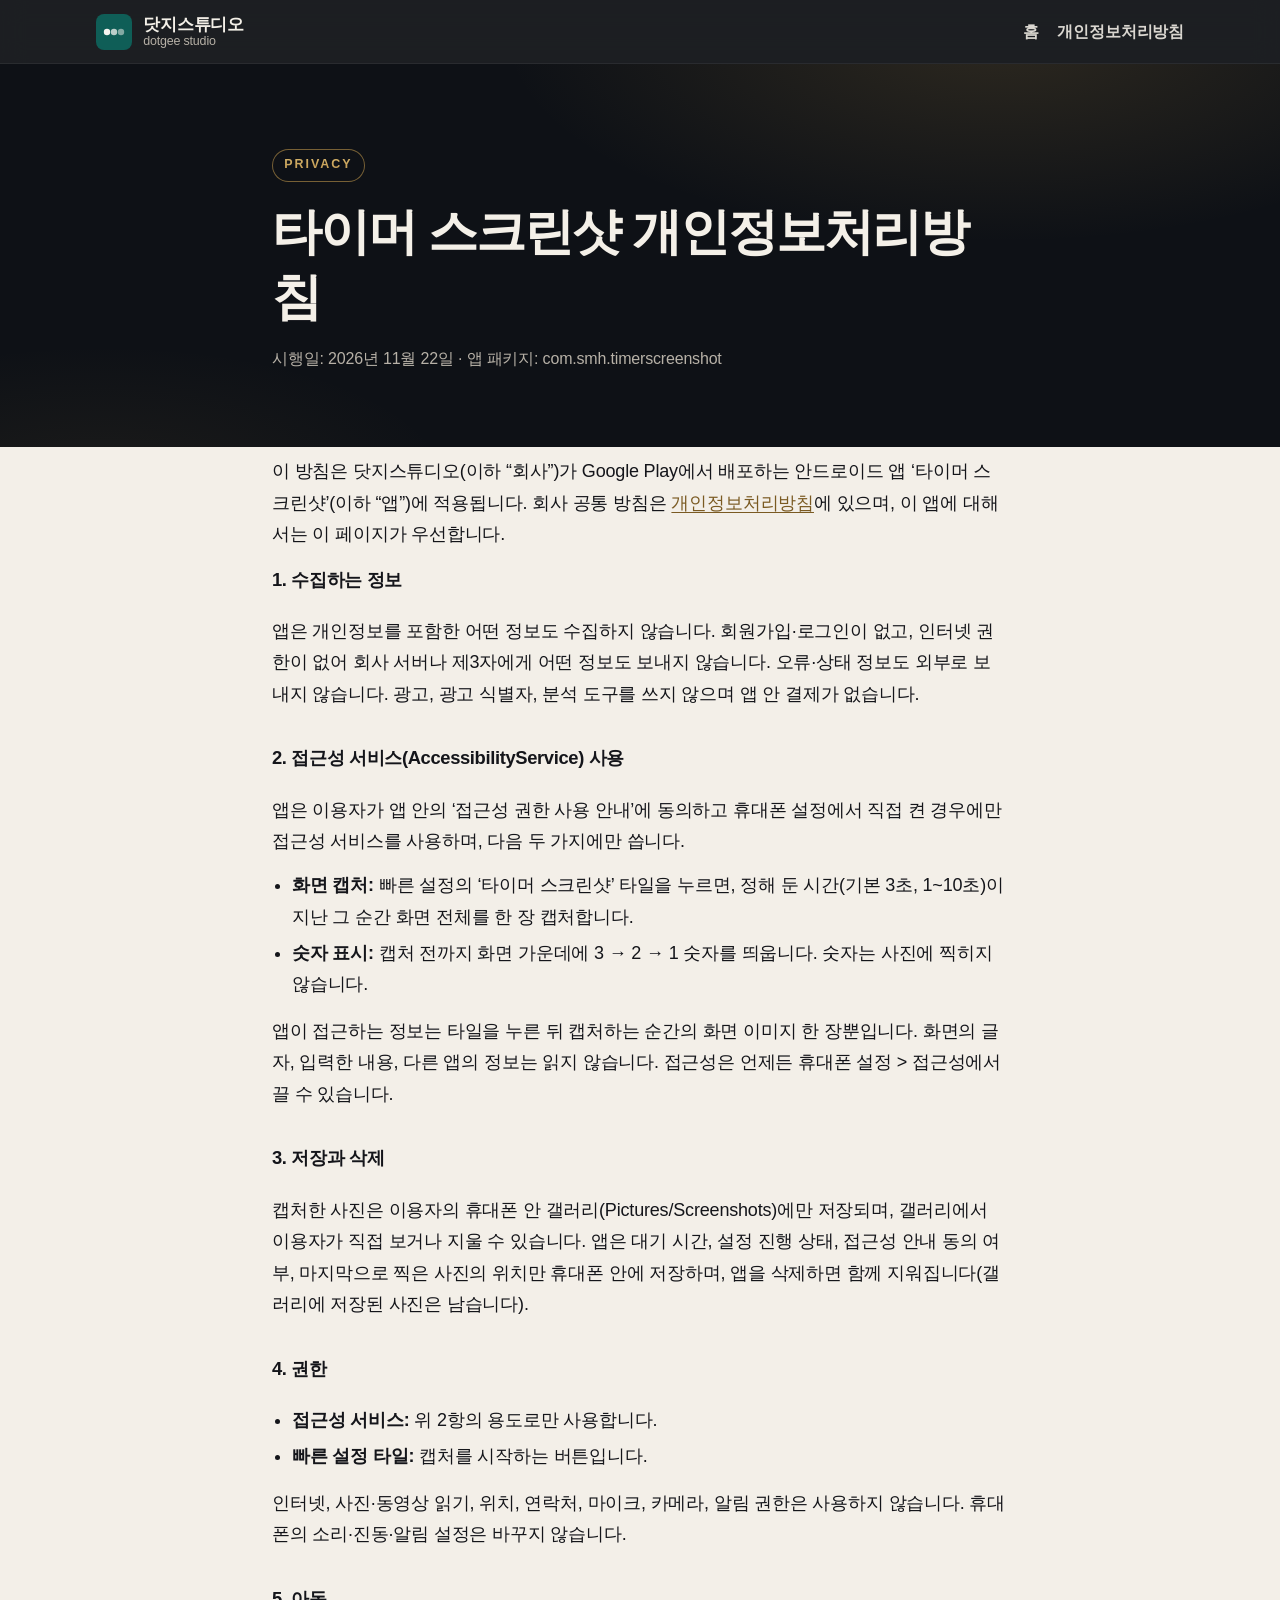
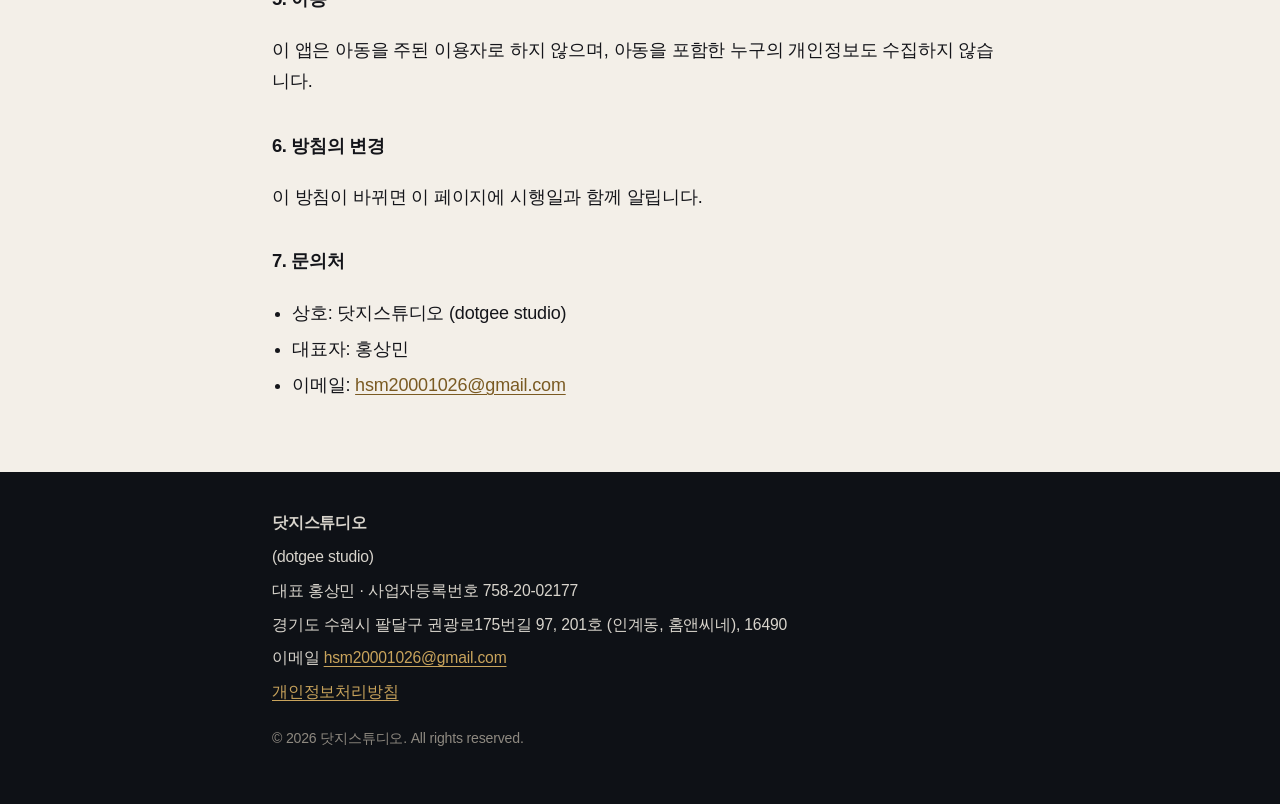
<file: timer-screenshot-privacy.html>
<!DOCTYPE html>
<html lang="ko">
<head>
  <meta charset="utf-8">
  <meta name="viewport" content="width=device-width, initial-scale=1">
  <title>타이머 스크린샷 개인정보처리방침 | 닷지스튜디오</title>
  <meta name="description" content="닷지스튜디오(dotgee studio) 타이머 스크린샷 앱 개인정보처리방침">
  <link rel="icon" href="favicon.svg" type="image/svg+xml">
  <link rel="stylesheet" href="styles.css">
</head>
<body>
  <header class="site-header">
    <div class="wrap header-inner">
      <a class="brand" href="./">
        <svg class="mark" viewBox="0 0 36 36" aria-hidden="true" focusable="false">
  <rect width="36" height="36" rx="8" fill="#0f5e57"/>
  <circle cx="11" cy="18" r="3.2" fill="#f6f4f0"/>
  <circle cx="18" cy="18" r="3.2" fill="#f6f4f0" opacity=".75"/>
  <circle cx="25" cy="18" r="3.2" fill="#f6f4f0" opacity=".5"/>
</svg>
        <span class="brand-name"><strong>닷지스튜디오</strong><span>dotgee studio</span></span>
      </a>
      <nav aria-label="바로가기">
        <a href="./">홈</a>
        <a href="privacy.html">개인정보처리방침</a>
      </nav>
    </div>
  </header>

  <main>
    <section class="hero">
      <div class="wrap">
        <p class="kicker">Privacy</p>
        <h1>타이머 스크린샷 개인정보처리방침</h1>
        <p class="updated">시행일: 2026년 11월 22일 · 앱 패키지: com.smh.timerscreenshot</p>
      </div>
    </section>

    <section>
      <div class="wrap policy prose">
        <p>이 방침은 닷지스튜디오(이하 “회사”)가 Google Play에서 배포하는 안드로이드 앱 ‘타이머 스크린샷’(이하 “앱”)에 적용됩니다. 회사 공통 방침은 <a href="privacy.html">개인정보처리방침</a>에 있으며, 이 앱에 대해서는 이 페이지가 우선합니다.</p>

        <h2>1. 수집하는 정보</h2>
        <p>앱은 개인정보를 포함한 어떤 정보도 수집하지 않습니다. 회원가입·로그인이 없고, 인터넷 권한이 없어 회사 서버나 제3자에게 어떤 정보도 보내지 않습니다. 오류·상태 정보도 외부로 보내지 않습니다. 광고, 광고 식별자, 분석 도구를 쓰지 않으며 앱 안 결제가 없습니다.</p>

        <h2>2. 접근성 서비스(AccessibilityService) 사용</h2>
        <p>앱은 이용자가 앱 안의 ‘접근성 권한 사용 안내’에 동의하고 휴대폰 설정에서 직접 켠 경우에만 접근성 서비스를 사용하며, 다음 두 가지에만 씁니다.</p>
        <ul>
          <li><strong>화면 캡처:</strong> 빠른 설정의 ‘타이머 스크린샷’ 타일을 누르면, 정해 둔 시간(기본 3초, 1~10초)이 지난 그 순간 화면 전체를 한 장 캡처합니다.</li>
          <li><strong>숫자 표시:</strong> 캡처 전까지 화면 가운데에 3 → 2 → 1 숫자를 띄웁니다. 숫자는 사진에 찍히지 않습니다.</li>
        </ul>
        <p>앱이 접근하는 정보는 타일을 누른 뒤 캡처하는 순간의 화면 이미지 한 장뿐입니다. 화면의 글자, 입력한 내용, 다른 앱의 정보는 읽지 않습니다. 접근성은 언제든 휴대폰 설정 &gt; 접근성에서 끌 수 있습니다.</p>

        <h2>3. 저장과 삭제</h2>
        <p>캡처한 사진은 이용자의 휴대폰 안 갤러리(Pictures/Screenshots)에만 저장되며, 갤러리에서 이용자가 직접 보거나 지울 수 있습니다. 앱은 대기 시간, 설정 진행 상태, 접근성 안내 동의 여부, 마지막으로 찍은 사진의 위치만 휴대폰 안에 저장하며, 앱을 삭제하면 함께 지워집니다(갤러리에 저장된 사진은 남습니다).</p>

        <h2>4. 권한</h2>
        <ul>
          <li><strong>접근성 서비스:</strong> 위 2항의 용도로만 사용합니다.</li>
          <li><strong>빠른 설정 타일:</strong> 캡처를 시작하는 버튼입니다.</li>
        </ul>
        <p>인터넷, 사진·동영상 읽기, 위치, 연락처, 마이크, 카메라, 알림 권한은 사용하지 않습니다. 휴대폰의 소리·진동·알림 설정은 바꾸지 않습니다.</p>

        <h2>5. 아동</h2>
        <p>이 앱은 아동을 주된 이용자로 하지 않으며, 아동을 포함한 누구의 개인정보도 수집하지 않습니다.</p>

        <h2>6. 방침의 변경</h2>
        <p>이 방침이 바뀌면 이 페이지에 시행일과 함께 알립니다.</p>

        <h2>7. 문의처</h2>
        <ul>
          <li>상호: 닷지스튜디오 (dotgee studio)</li>
          <li>대표자: 홍상민</li>
          <li>이메일: <a href="mailto:hsm20001026@gmail.com">hsm20001026@gmail.com</a></li>
        </ul>
      </div>
    </section>
  </main>

  <footer class="site-footer">
    <div class="wrap">
      <strong>닷지스튜디오</strong> (dotgee studio)
      <span>대표 홍상민 · 사업자등록번호 758-20-02177</span>
      <span>경기도 수원시 팔달구 권광로175번길 97, 201호 (인계동, 홈앤씨네), 16490</span>
      <span>이메일 <a href="mailto:hsm20001026@gmail.com">hsm20001026@gmail.com</a></span>
      <span><a href="privacy.html">개인정보처리방침</a></span>
      <p class="copy">© 2026 닷지스튜디오. All rights reserved.</p>
    </div>
  </footer>
</body>
</html>
</file>
<file: styles.css>
/* dotgee studio — local styles only, no external fonts or trackers */
:root {
  --bg: #F3EFE8;
  --bg-card: #FFFcf8;
  --ink: #14151A;
  --muted: #5E5952;
  --line: #E3DCD2;
  --accent: #B8924A;
  --accent-strong: #7A5A22;
  --accent-on-dark: #C9A45C;
  --accent-hi: #E0C27A;
  --accent-lo: #8C6A2C;
  --gold-line: rgba(184, 146, 74, 0.62);
  --hero: #0E1116;
  --hero-ink: #F4F0E8;
  --hero-muted: #B7B1A7;
  --footer: #0E1116;
  --shadow: 0 10px 28px rgba(14, 17, 22, 0.07);
  --shadow-hover: 0 16px 36px rgba(14, 17, 22, 0.12);
  --radius: 20px;
  --radius-sm: 14px;
  --max: 46rem;
  --max-wide: 68rem;
}

* { box-sizing: border-box; }
html { scroll-behavior: smooth; }
body {
  margin: 0;
  color: var(--ink);
  background: var(--bg);
  font-family: "Apple SD Gothic Neo", "Noto Sans KR", "Malgun Gothic", "Segoe UI", sans-serif;
  font-size: 18px;
  line-height: 1.75;
  letter-spacing: -0.01em;
}

a { color: var(--accent-strong); text-decoration-thickness: 1px; text-underline-offset: 3px; }
a:hover { color: #5C4318; }
a:focus-visible,
button:focus-visible {
  outline: 2px solid var(--accent-strong);
  outline-offset: 3px;
}

.wrap { width: min(100% - 2.4rem, var(--max)); margin-inline: auto; }
.wrap-wide { width: min(100% - 2.4rem, var(--max-wide)); margin-inline: auto; }

.site-header {
  background: rgba(14, 17, 22, 0.94);
  border-bottom: 1px solid rgba(255, 255, 255, 0.06);
  backdrop-filter: blur(12px);
  position: sticky;
  top: 0;
  z-index: 20;
  color: var(--hero-ink);
}
.header-inner {
  display: flex;
  align-items: center;
  justify-content: space-between;
  gap: 1rem;
  padding: 0.85rem 0;
  flex-wrap: wrap;
  width: min(100% - 2.4rem, var(--max-wide));
  margin-inline: auto;
}
.brand {
  display: flex;
  align-items: center;
  gap: 0.7rem;
  color: inherit;
  text-decoration: none;
}
.brand:hover { color: inherit; }
.mark { width: 36px; height: 36px; flex: 0 0 auto; }
.brand-name {
  display: flex;
  flex-direction: column;
  line-height: 1.15;
}
.brand-name strong { font-size: 1.05rem; font-weight: 700; color: var(--hero-ink); }
.brand-name span { font-size: 0.78rem; color: var(--hero-muted); font-weight: 500; }

nav { display: flex; gap: 0.25rem 1.15rem; flex-wrap: wrap; }
nav a {
  color: var(--hero-ink);
  text-decoration: none;
  font-size: 1rem;
  font-weight: 600;
  opacity: 0.88;
}
nav a:hover { color: var(--accent-on-dark); opacity: 1; }
nav a[aria-current="page"] { color: var(--accent-on-dark); opacity: 1; }

.hero {
  padding: 5.2rem 0 4.6rem;
  background:
    radial-gradient(900px 380px at 78% -8%, rgba(184, 146, 74, 0.18), transparent 55%),
    radial-gradient(700px 280px at 8% 110%, rgba(184, 146, 74, 0.08), transparent 50%),
    var(--hero);
  color: var(--hero-ink);
}
.hero .wrap { width: min(100% - 2.4rem, var(--max)); }
.kicker {
  display: inline-block;
  font-size: 0.78rem;
  font-weight: 700;
  letter-spacing: 0.16em;
  text-transform: uppercase;
  color: var(--accent-on-dark);
  background-image: linear-gradient(180deg, var(--accent-hi) 0%, var(--accent-on-dark) 48%, var(--accent) 100%);
  -webkit-background-clip: text;
  background-clip: text;
  -webkit-text-fill-color: transparent;
  padding: 0.28rem 0.7rem;
  border-radius: 999px;
  border: 1px solid var(--gold-line);
  margin: 0 0 1.15rem;
}
h1 {
  margin: 0 0 1rem;
  font-size: clamp(2rem, 6vw, 3.15rem);
  line-height: 1.28;
  letter-spacing: -0.04em;
  font-weight: 700;
}
.lead {
  margin: 0;
  color: var(--hero-muted);
  font-size: 1.12rem;
  max-width: 34rem;
}
.hero .updated {
  color: var(--hero-muted);
  font-size: 1rem;
  margin: 0;
}

section { padding: 0.6rem 0 3rem; }
#about, #business, #contact { padding-top: 2.6rem; }
#apps { padding-top: 2.6rem; padding-bottom: 3.4rem; }
#apps > .wrap { width: min(100% - 2.4rem, var(--max-wide)); }

h2 {
  margin: 0 0 1.25rem;
  font-size: 1.35rem;
  letter-spacing: -0.02em;
  padding-bottom: 0.7rem;
  border-bottom: 1px solid var(--line);
  position: relative;
}
h2::after {
  content: "";
  display: block;
  width: 2.4rem;
  height: 2px;
  background: var(--accent);
  margin-top: 0.7rem;
  border-radius: 2px;
}
h2 { border-bottom-color: transparent; padding-bottom: 0; }
h2::after { margin-top: 0.55rem; margin-bottom: 0.2rem; }

.prose p { margin: 0 0 0.9rem; }
.prose p:last-child { margin-bottom: 0; }

.card {
  background: var(--bg-card);
  border: 1px solid var(--line);
  border-radius: var(--radius);
  padding: 1.35rem 1.4rem;
  box-shadow: var(--shadow);
}

dl.info { margin: 0; display: grid; gap: 0.95rem 1.3rem; }
@media (min-width: 640px) {
  dl.info { grid-template-columns: 9.5rem 1fr; align-items: start; }
}
dl.info dt {
  margin: 0;
  font-size: 0.86rem;
  font-weight: 700;
  color: var(--muted);
}
dl.info dd { margin: 0; }
.addr-en { display: block; margin-top: 0.2rem; color: var(--muted); font-size: 0.95rem; }

/* App grid: short intro on the card, details in a dialog */
.app-grid,
.app-list {
  list-style: none;
  margin: 0;
  padding: 0;
  display: grid;
  gap: 0.95rem;
  grid-template-columns: 1fr;
}
@media (min-width: 720px) {
  .app-grid, .app-list { grid-template-columns: 1fr 1fr; }
}

.app-card { margin: 0; padding: 0; background: none; border: 0; }

.app-tile {
  display: flex;
  gap: 1rem;
  align-items: center;
  width: 100%;
  text-align: left;
  background: var(--bg-card);
  border: 1.5px solid var(--gold-line);
  border-radius: var(--radius);
  padding: 1.05rem 1.15rem;
  box-shadow: var(--shadow);
  cursor: pointer;
  font: inherit;
  color: inherit;
  appearance: none;
  -webkit-appearance: none;
  transition: transform 0.18s ease, box-shadow 0.18s ease, border-color 0.18s ease;
}
.app-tile:hover,
.app-tile:focus-visible {
  transform: translateY(-2px);
  border-color: var(--accent);
  box-shadow: var(--shadow-hover), 0 0 0 1px rgba(184, 146, 74, 0.28);
}
.app-icon {
  width: 72px;
  height: 72px;
  border-radius: 18px;
  flex: 0 0 auto;
  object-fit: cover;
  background: #ddd;
  box-shadow: 0 4px 12px rgba(14, 17, 22, 0.12);
}
.app-tile-text { min-width: 0; display: block; }
.app-name {
  display: inline-block;
  max-width: 100%;
  font-size: 1.12rem;
  font-weight: 700;
  letter-spacing: -0.02em;
  line-height: 1.35;
  color: var(--ink);
  border: 1px solid var(--accent);
  border-radius: 8px;
  padding: 0.08rem 0.48rem;
  box-decoration-break: clone;
  -webkit-box-decoration-break: clone;
}
.app-blurb {
  display: block;
  color: var(--muted);
  font-size: 1rem;
  line-height: 1.5;
  margin-top: 0.22rem;
}
.app-more {
  display: inline-block;
  margin-top: 0.35rem;
  font-size: 0.88rem;
  font-weight: 700;
  color: var(--accent-strong);
}

dialog.app-detail {
  border: 0;
  border-radius: 24px;
  padding: 0;
  width: min(42rem, calc(100% - 1.6rem));
  max-height: calc(100% - 1.6rem);
  background: var(--bg-card);
  color: var(--ink);
  box-shadow: 0 28px 80px rgba(0, 0, 0, 0.38);
}
dialog.app-detail::backdrop {
  background: rgba(14, 17, 22, 0.66);
  backdrop-filter: blur(7px);
}
.app-detail-bar {
  display: flex;
  justify-content: flex-end;
  padding: 0.7rem 0.75rem 0;
  position: sticky;
  top: 0;
  background: linear-gradient(var(--bg-card) 70%, transparent);
}
.app-close {
  appearance: none;
  -webkit-appearance: none;
  border: 1px solid var(--line);
  background: #fff;
  color: var(--ink);
  font: inherit;
  font-size: 1rem;
  font-weight: 700;
  padding: 0.4rem 0.85rem;
  border-radius: 999px;
  cursor: pointer;
}
.app-close:hover { border-color: var(--accent-strong); color: var(--accent-strong); }
.app-detail-head {
  display: flex;
  gap: 1rem;
  align-items: center;
  padding: 0.2rem 1.4rem 1rem;
}
.app-detail-head .app-icon { width: 72px; height: 72px; border-radius: 18px; }
.app-detail-head h3 {
  margin: 0 0 0.2rem;
  font-size: 1.28rem;
  letter-spacing: -0.02em;
}
.app-meta { margin: 0; font-size: 0.95rem; color: var(--muted); line-height: 1.5; }
.app-detail-body { padding: 0 1.4rem 1.6rem; }
.app-detail-body p { margin: 0 0 0.9rem; color: var(--ink); font-size: 1.05rem; }
.app-detail-body p:last-child { margin-bottom: 0; }

.note {
  margin: 1rem 0 0;
  font-size: 0.95rem;
  color: var(--muted);
}

.site-footer {
  margin-top: 0.5rem;
  background: var(--footer);
  color: #D8D4CC;
  padding: 2.3rem 0 2.5rem;
  font-size: 0.98rem;
}
.site-footer a { color: var(--accent-on-dark); }
.site-footer a:hover { color: var(--accent-hi); }
.site-footer .wrap { display: grid; gap: 0.4rem; }
.site-footer .copy { color: #8E8980; margin-top: 0.85rem; font-size: 0.88rem; }

.policy h2 { margin-top: 2rem; border-bottom: none; padding-bottom: 0; font-size: 1.15rem; }
.policy h2:first-of-type { margin-top: 0; }
.policy h2::after { display: none; }
.policy ol, .policy ul { margin: 0.3rem 0 0.95rem; padding-left: 1.25rem; }
.policy li { margin: 0.28rem 0; }
.policy p { margin: 0 0 0.8rem; }
.updated { color: var(--muted); font-size: 0.98rem; margin: 0 0 1.4rem; }

@media (max-width: 520px) {
  body { font-size: 17px; }
  .hero { padding: 3.6rem 0 3.2rem; }
  .app-icon { width: 64px; height: 64px; border-radius: 16px; }
  .app-name { font-size: 1.08rem; }
  nav a { font-size: 0.95rem; }
}
</file>
